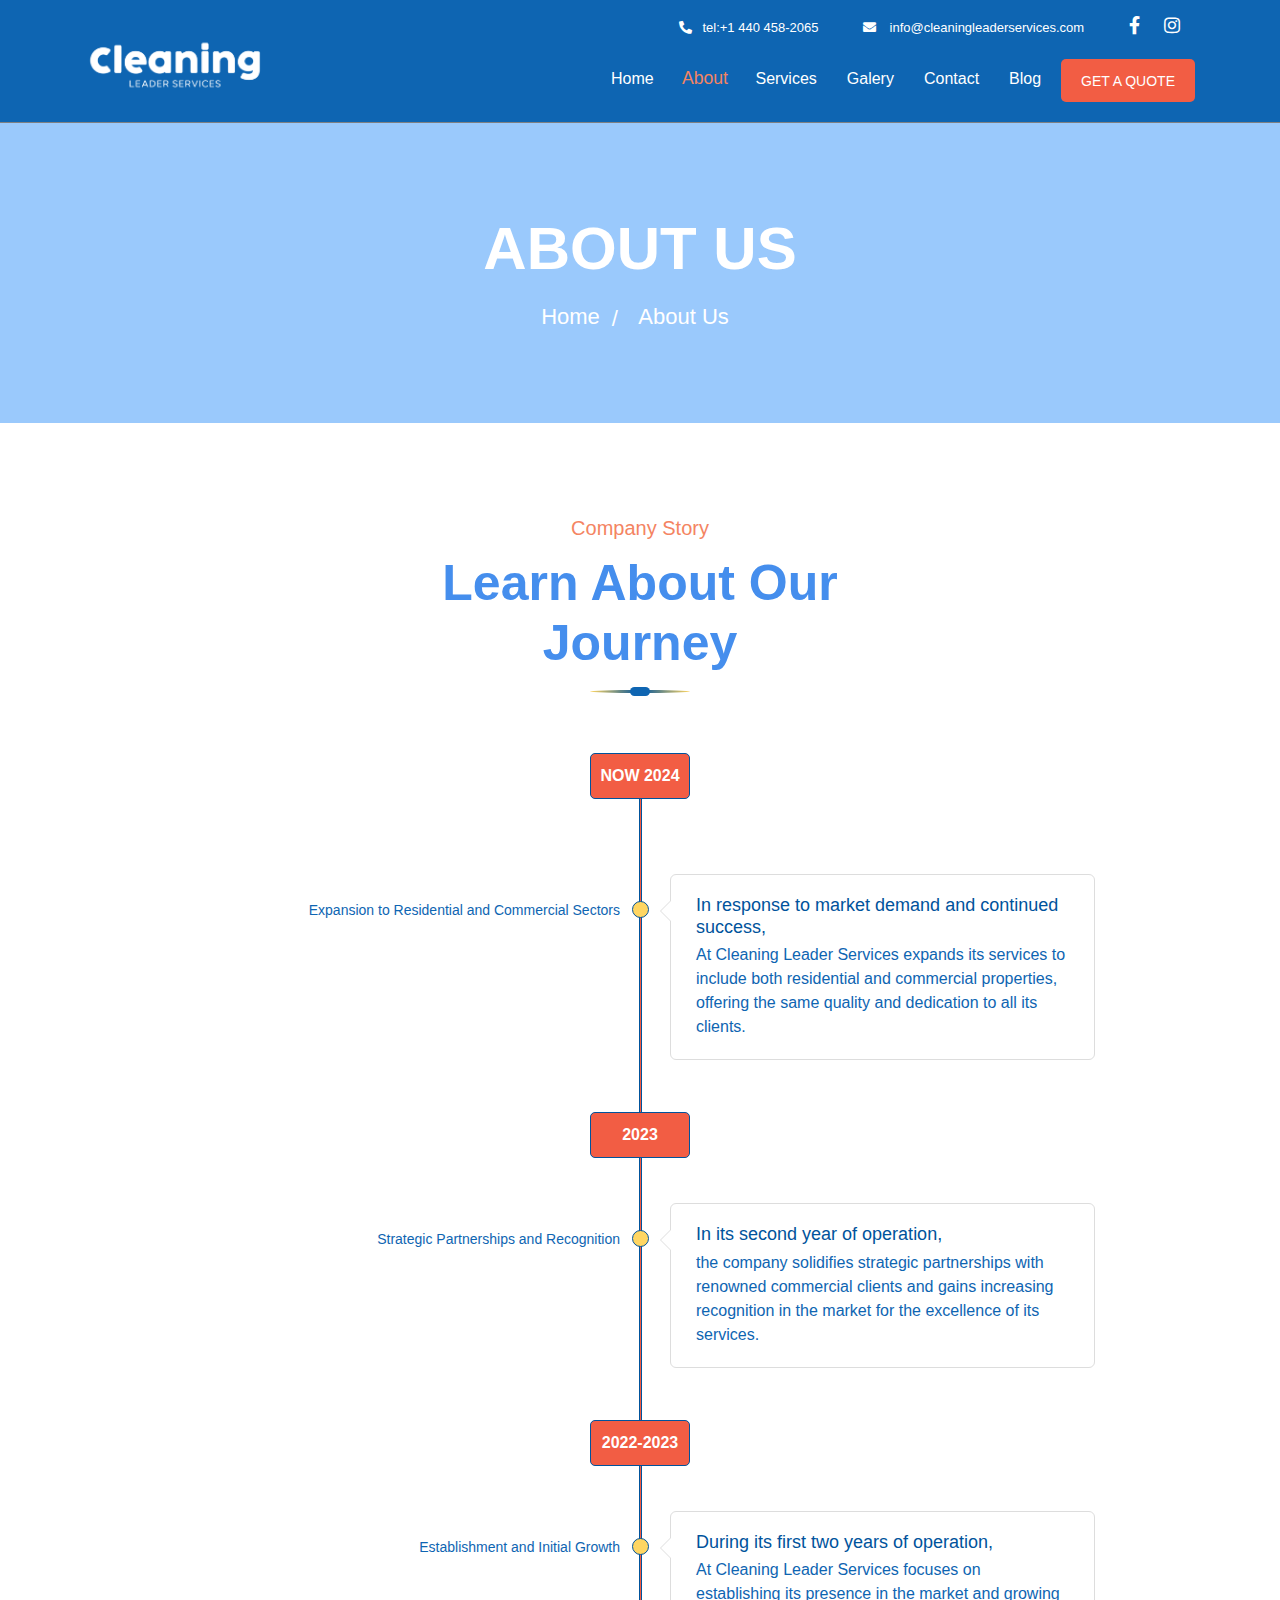
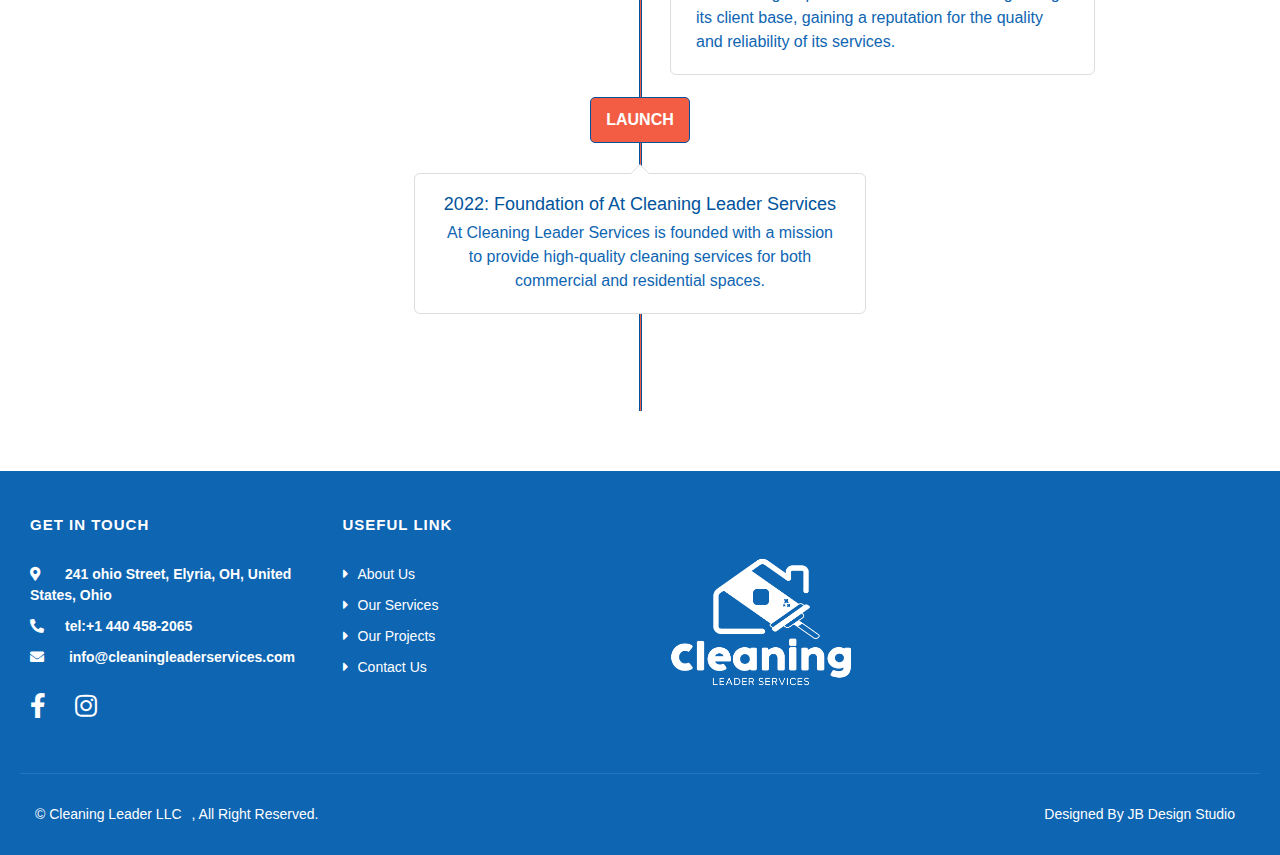
<file: about.html>
<!DOCTYPE html>
<html lang="en">

<head>
    <meta charset="utf-8">
    <title>CleanMe - Cleaning Company Website Template</title>
    <meta content="width=device-width, initial-scale=1.0" name="viewport">
    <meta content="Cleaning Company Website Template" name="keywords">
    <meta content="Cleaning Company Website Template" name="description">

    <!-- Favicon -->
    <link href="img/favicon.ico" rel="icon">

    <!-- Google Font -->
    <link href="https://fonts.googleapis.com/css2?family=Montserrat:wght@100;300;400&display=swap" rel="stylesheet">

    <!-- CSS Libraries -->
    <link href="https://stackpath.bootstrapcdn.com/bootstrap/4.4.1/css/bootstrap.min.css" rel="stylesheet">
    <link href="https://cdnjs.cloudflare.com/ajax/libs/font-awesome/5.10.0/css/all.min.css" rel="stylesheet">
    <link href="lib/owlcarousel/assets/owl.carousel.min.css" rel="stylesheet">
    <link href="lib/lightbox/css/lightbox.min.css" rel="stylesheet">
    <link rel="shortcut icon" type="imagex/png" href="./img/Imagotipo/Blanco.png">

    <!-- Template Stylesheet -->
    <link href="css/style.css" rel="stylesheet">
</head>

<body>
    <div class="wrapper">
        <!-- Header Start -->
        <div class="header">
            <div class="container-fluid">
                <div class="header-top row align-items-center">
                    <div class="col-lg-3">
                        <div class="brand">
                            <a href="index.html">
                                <img src="img/Logotipo/Blanco.png">
                            </a>
                        </div>
                    </div>
                    <div class="col-lg-9">
                        <div class="topbar">
                            <div class="topbar-col">
                                <a href="tel:+1 440 458-2065"><i class="fa fa-phone-alt"></i>tel:+1 440 458-2065</a>
                            </div>
                            <div class="topbar-col">
                                <a href="mailto:info@cleaningleaderservices.com"><i class="fa fa-envelope"></i>
                                    info@cleaningleaderservices.com</a>
                            </div>
                            <div class="topbar-col">
                                <div class="topbar-social">
                                    <a href="https://www.facebook.com/profile.php?id=61556885057374"><i class="fab fa-facebook-f"></i></a>
                                    <a href="https://www.instagram.com/cleaningleaderservices"><i class="fab fa-instagram"></i></a>
                                </div>
                            </div>
                        </div>
                        <div class="navbar navbar-expand-lg bg-light navbar-light">
                            <a href="#" class="navbar-brand">MENU</a>
                            <button type="button" class="navbar-toggler" data-toggle="collapse"
                                data-target="#navbarCollapse">
                                <span class="navbar-toggler-icon"></span>
                            </button>

                            <div class="collapse navbar-collapse justify-content-between" id="navbarCollapse">
                                <div class="navbar-nav ml-auto">
                                    <a href="index.html" class="nav-item nav-link">Home</a>
                                    <!--<a href="booking.html" class="nav-item nav-link">Booking</a>--> 
                                    <a href="about.html" class="nav-item nav-link active">About</a>
                                    <a href="service.html" class="nav-item nav-link">Services</a>
                                    <a href="/galery/galery.html" class="nav-item nav-link">Galery</a>
                                    <a href="contact.html" class="nav-item nav-link">Contact</a>
                                    <a href="blog.html" class="nav-item nav-link">Blog</a>
                                    

                                    <a href="tel:+1 440 458-2065" class="btn">Get A Quote</a>
                                </div>
                            </div>
                        </div>
                    </div>
                </div>
            </div>
        </div>
        <!-- Header End -->


        <!-- Page Header Start -->
        <div class="page-header">
            <div class="container">
                <div class="row">
                    <div class="col-12">
                        <h2>About Us</h2>
                    </div>
                    <div class="col-12">
                        <a href="">Home</a>
                        <a href="">About Us</a>
                    </div>
                </div>
            </div>
        </div>
        <!-- Page Header End -->


        <!-- About Start -->

        <!-- About End -->


        <!-- Story Start -->
        <div class="story">
            <div class="container">
                <div class="section-header">
                    <p>Company Story</p>
                    <h2>Learn About Our Journey</h2>
                </div>
                <div class="row">
                    <div class="col-lg-12">
                        <div class="story-container">
                            <div class="story-end">
                                <p>Now 2024</p>
                            </div>
                            <div class="story-continue">

                                <div class="row story-right">
                                    <div class="col-md-6">
                                        <p class="story-date">
                                            Expansion to Residential and Commercial Sectors
                                        </p>
                                    </div>
                                    <div class="col-md-6">
                                        <div class="story-box">
                                            <div class="story-text">
                                                <h3>In response to market demand and continued success,</h3>
                                                <p>
                                                    At Cleaning Leader Services expands its services to include both
                                                    residential and commercial properties, offering the same quality and
                                                    dedication to all its clients.
                                                </p>
                                            </div>
                                        </div>
                                    </div>
                                </div>



                                <div class="row">
                                    <div class="col-12">
                                        <div class="story-year">
                                            <p>2023</p>
                                        </div>
                                    </div>
                                </div>

                                <div class="row story-right">
                                    <div class="col-md-6">
                                        <p class="story-date">
                                            Strategic Partnerships and Recognition
                                        </p>
                                    </div>
                                    <div class="col-md-6">
                                        <div class="story-box">
                                            <div class="story-text">
                                                <h3>In its second year of operation,</h3>
                                                <p>
                                                    the company solidifies strategic partnerships with renowned
                                                    commercial clients and gains increasing recognition in the market
                                                    for the excellence of its services.
                                                </p>
                                            </div>
                                        </div>
                                    </div>
                                </div>


                                <div class="row">
                                    <div class="col-12">
                                        <div class="story-year">
                                            <p>2022-2023</p>
                                        </div>
                                    </div>
                                </div>

                                <div class="row story-right">
                                    <div class="col-md-6">
                                        <p class="story-date">
                                            Establishment and Initial Growth
                                        </p>
                                    </div>
                                    <div class="col-md-6">
                                        <div class="story-box">
                                            <div class="story-text">
                                                <h3>During its first two years of operation,</h3>
                                                <p>
                                                    At Cleaning Leader Services
                                                    focuses on establishing its presence in the market and growing its
                                                    client base, gaining a reputation for the quality and reliability of
                                                    its services.
                                                </p>
                                            </div>
                                        </div>
                                    </div>
                                </div>


                                <div class="story-start">
                                    <p>Launch</p>
                                </div>
                                <div class="story-launch">
                                    <div class="story-box">
                                        <div class="story-text">
                                            <h3>2022: Foundation of At Cleaning Leader Services</h3>
                                            <p>
                                                At Cleaning Leader Services is founded with a mission to provide
                                                high-quality cleaning services for both commercial and residential
                                                spaces.
                                            </p>
                                        </div>
                                    </div>
                                </div>
                            </div>
                        </div>
                    </div>
                </div>
            </div>
        </div>
            <!-- Story End -->

            <!--

                
            <div class="team">
                <div class="container">
                    <div class="section-header">
                        
                        <h2>Meet Our CEO</h2>
                    </div>
                    <div class="row">
                        <div class="col-lg-3 col-md-6">
                            <div class="team-item">
                                <div class="team-img">
                                    <img src="img/team-1.jpg" alt="Team Image">
                                </div>
                                <div class="team-text">
                                    <h2>HAYDE DE VALLE</h2>
                                    <h3>CEO</h3>
                                    <div class="team-social">
                                        <a class="social-tw" href=""><i class="fab fa-twitter"></i></a>
                                        <a class="social-fb" href=""><i class="fab fa-facebook-f"></i></a>
                                        <a class="social-li" href=""><i class="fab fa-linkedin-in"></i></a>
                                        <a class="social-in" href=""><i class="fab fa-instagram"></i></a>
                                    </div>
                                </div>
                            </div>
                        </div>                     
      

             -->
 
            


            <!-- Footer Start -->
            <div class="footer">
                <div class="container">
                    <div class="row">
                        <div class="col-md-6 col-lg-3">
                            <div class="footer-contact">
                                <h2>Get In Touch</h2>
                                <p><i class="fa fa-map-marker-alt"></i>241 ohio Street, Elyria, OH, United States, Ohio</p>
                                <p><a href="tel:+1 440 458-2065"><i class="fa fa-phone-alt"></i>tel:+1 440 458-2065</a></p>
                                <p><a href="mailto:info@cleaningleaderservices.com"><i class="fa fa-envelope"></i>
                                    info@cleaningleaderservices.com</a></p>
                                <div class="footer-social">
                                    <a href="https://www.facebook.com/profile.php?id=61556885057374"><i
                                        class="fab fa-facebook-f"></i></a>
                                <a href="https://www.instagram.com/cleaningleaderservices"><i
                                        class="fab fa-instagram"></i></a>
                                </div>
                            </div>
                        </div>
                        <div class="col-md-6 col-lg-3">
                            <div class="footer-link">
                                <h2>Useful Link</h2>
                                <a href="/about.html">About Us</a>
                                <a href="/service.html">Our Services</a>
                                <a href="/galery/galery.html">Our Projects</a>
                                <a href="/contact.html">Contact Us</a>
                            </div>
                        </div>
        
                        <div class="col-md-6 col-lg-3">
                            <div class="footer-form">
                                <img src="/img/Imagotipo/Blanco.png" style="width: 75%;" alt="">
                                <p>
                                </p>
                              
                            </div>
                        </div>
                    </div>
                </div>
        
                <div class="container copyright">
                    <div class="row">
                        <div class="col-md-6">
                            <p>&copy; <a href="">Cleaning Leader LLC</a>, All Right Reserved.</p>
                        </div>
                        <div class="col-md-6">
                            <p>Designed By <a href="https://www.instagram.com/_jb.designstudio/">JB Design Studio</a></p>
                        </div>
                    </div>
                </div>
            </div>

            <!-- Footer End -->

            <a href="#" class="back-to-top"><i class="fa fa-chevron-up"></i></a>
        </div>

        <!-- JavaScript Libraries -->
        <script src="https://code.jquery.com/jquery-3.4.1.min.js"></script>
        <script src="https://stackpath.bootstrapcdn.com/bootstrap/4.4.1/js/bootstrap.bundle.min.js"></script>
        <script src="lib/easing/easing.min.js"></script>
        <script src="lib/owlcarousel/owl.carousel.min.js"></script>
        <script src="lib/isotope/isotope.pkgd.min.js"></script>
        <script src="lib/lightbox/js/lightbox.min.js"></script>

        <!-- Template Javascript -->
        <script src="js/main.js"></script>
</body>

</html>
</file>
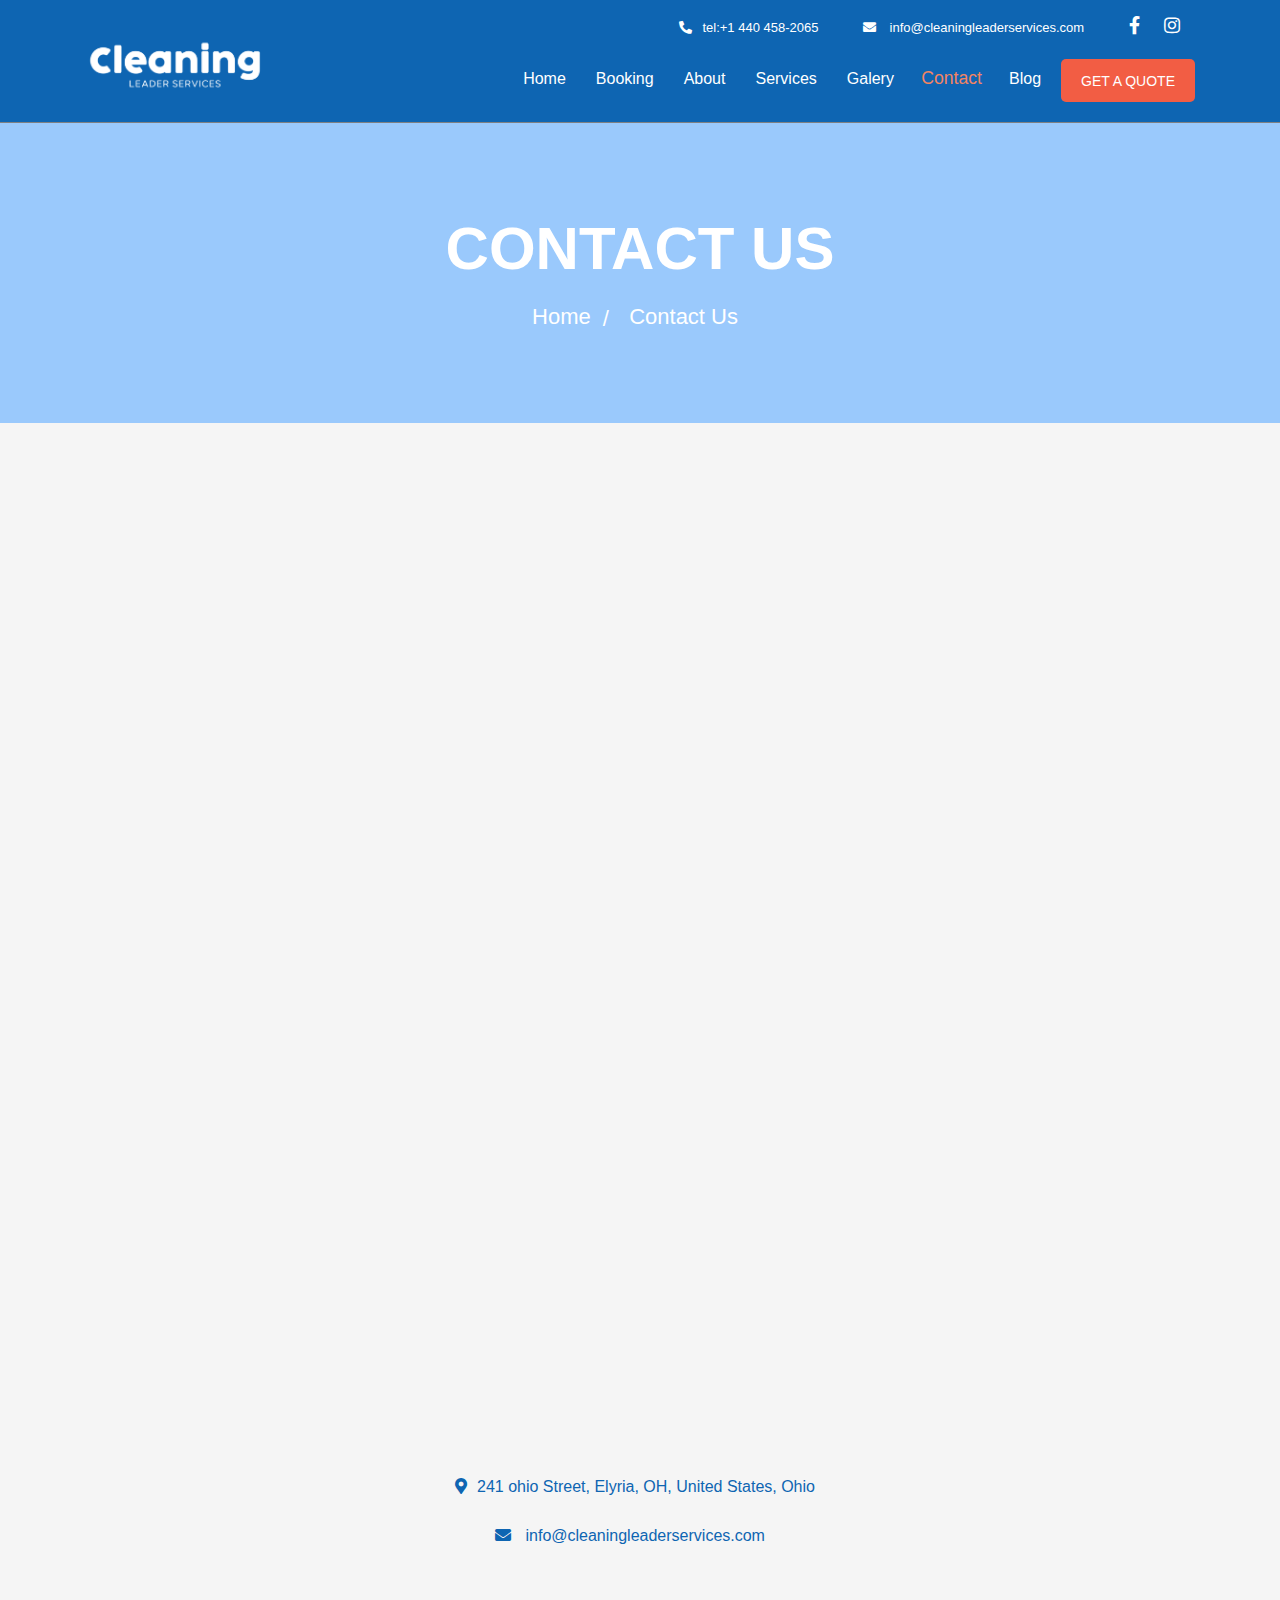
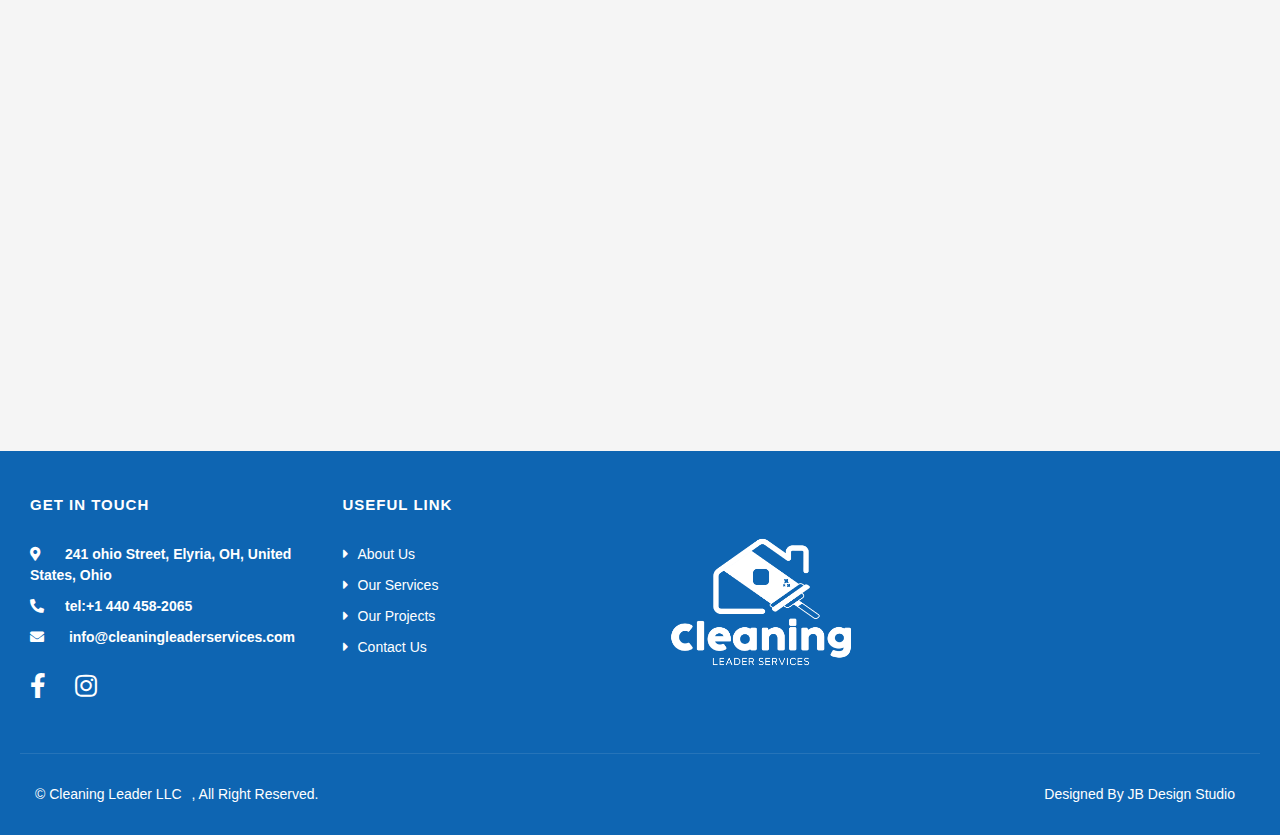
<file: contact.html>
<!DOCTYPE html>
<html lang="en">

<head>
    <meta charset="utf-8">
    <title>CleanMe - Cleaning Company Website Template</title>
    <meta content="width=device-width, initial-scale=1.0" name="viewport">
    <meta content="Cleaning Company Website Template" name="keywords">
    <meta content="Cleaning Company Website Template" name="description">

    <!-- Favicon -->
    <link href="img/favicon.ico" rel="icon">

    <!-- Google Font -->
    <link href="https://fonts.googleapis.com/css2?family=Montserrat:wght@100;300;400&display=swap" rel="stylesheet">

    <!-- CSS Libraries -->
    <link href="https://stackpath.bootstrapcdn.com/bootstrap/4.4.1/css/bootstrap.min.css" rel="stylesheet">
    <link href="https://cdnjs.cloudflare.com/ajax/libs/font-awesome/5.10.0/css/all.min.css" rel="stylesheet">
    <link href="lib/owlcarousel/assets/owl.carousel.min.css" rel="stylesheet">
    <link href="lib/lightbox/css/lightbox.min.css" rel="stylesheet">
    <link rel="shortcut icon" type="imagex/png" href="./img/Imagotipo/Blanco.png">

    <!-- Template Stylesheet -->
    <link href="css/style.css" rel="stylesheet">
</head>

<body>
    <!-- Header Start -->
    <div class="header">
        <div class="container-fluid">
            <div class="header-top row align-items-center">
                <div class="col-lg-3">
                    <div class="brand">
                        <a href="index.html">
                            <img src="img/Logotipo/Blanco.png">
                        </a>
                    </div>
                </div>
                <div class="col-lg-9">
                    <div class="topbar">
                        <div class="topbar-col">
                            <a href="tel:+1 440 458-2065"><i class="fa fa-phone-alt"></i>tel:+1 440 458-2065</a>
                        </div>
                        <div class="topbar-col">
                            <a href="mailto:info@cleaningleaderservices.com"><i class="fa fa-envelope"></i>
                                info@cleaningleaderservices.com</a>
                        </div>
                        <div class="topbar-col">
                            <div class="topbar-social">
                                <a href="https://www.facebook.com/profile.php?id=61556885057374"><i
                                        class="fab fa-facebook-f"></i></a>
                                <a href="https://www.instagram.com/cleaningleaderservices"><i
                                        class="fab fa-instagram"></i></a>
                            </div>
                        </div>
                    </div>
                    <div class="navbar navbar-expand-lg bg-light navbar-light">
                        <a href="#" class="navbar-brand">MENU</a>
                        <button type="button" class="navbar-toggler" data-toggle="collapse"
                            data-target="#navbarCollapse">
                            <span class="navbar-toggler-icon"></span>
                        </button>

                        <div class="collapse navbar-collapse justify-content-between" id="navbarCollapse">
                            <div class="navbar-nav ml-auto">
                                <a href="index.html" class="nav-item nav-link">Home</a>
                                <a href="booking.html" class="nav-item nav-link">Booking</a>
                                <a href="about.html" class="nav-item nav-link">About</a>
                                <a href="service.html" class="nav-item nav-link">Services</a>
                                <a href="/galery/galery.html" class="nav-item nav-link">Galery</a>
                                <a href="contact.html" class="nav-item nav-link active">Contact</a>
                                <a href="blog.html" class="nav-item nav-link">Blog</a>

                                <a href="tel:+1 440 458-2065" class="btn">Get A Quote</a>
                            </div>
                        </div>
                    </div>
                </div>
            </div>
        </div>
    </div>

    <div class="page-header">
        <div class="container">
            <div class="row">
                <div class="col-12">
                    <h2>Contact Us</h2>
                </div>
                <div class="col-12">
                    <a href="">Home</a>
                    <a href="">Contact Us</a>
                </div>
            </div>
        </div>
    </div>


    <div>
        <div>
            <iframe src="https://cleaningleaderservices.bookingkoala.com/contact-us?embed=true"
                style="border:none;height:1000px;" width="100%" scrolling="no"></iframe>
            <script src="https://cleaningleaderservices.bookingkoala.com/resources/embed.js" defer></script>
        </div>
    </div>
    <!-- Header End -->


    <!-- Page Header Start -->
    
    <!-- Page Header End -->


    <!-- Contact Start -->
    

    <!--Map-->

    <div class="google-map" style=" display: flex; flex-direction: column; align-items: center; width: 100%;">
        <p><i class="fa fa-map-marker-alt" style="margin-bottom: 20px;"></i>241 ohio Street, Elyria, OH, United States,
            Ohio</p>
        <p><a href="mailto:info@cleaningleaderservices.com"><i class="fa fa-envelope"></i>
                info@cleaningleaderservices.com</a></p>
        <iframe
            src="https://www.google.com/maps/embed?pb=!1m18!1m12!1m3!1d2993.9580850246366!2d-82.10443602414223!3d41.374995371301566!2m3!1f0!2f0!3f0!3m2!1i1024!2i768!4f13.1!3m3!1m2!1s0x8830991eb53b4783%3A0x11b2637b6a309160!2s241%20Ohio%20St%2C%20Elyria%2C%20OH%2044035!5e0!3m2!1spt-BR!2sus!4v1716486168315!5m2!1spt-BR!2sus"
            width="600" height="450" style="border:0; padding: 10px 50px;" allowfullscreen="" loading="lazy"
            referrerpolicy="no-referrer-when-downgrade"></iframe>
    </div>





    <!-- Contact End -->


    <!-- Footer Start -->
    <div class="footer">
        <div class="container">
            <div class="row">
                <div class="col-md-6 col-lg-3">
                    <div class="footer-contact">
                        <h2>Get In Touch</h2>
                        <p><i class="fa fa-map-marker-alt"></i>241 ohio Street, Elyria, OH, United States, Ohio</p>
                        <p><a href="tel:+1 440 458-2065"><i class="fa fa-phone-alt"></i>tel:+1 440 458-2065</a></p>
                        <p><a href="mailto:info@cleaningleaderservices.com"><i class="fa fa-envelope"></i>
                                info@cleaningleaderservices.com</a></p>
                        <div class="footer-social">
                            <a href="https://www.facebook.com/profile.php?id=61556885057374"><i
                                    class="fab fa-facebook-f"></i></a>
                            <a href="https://www.instagram.com/cleaningleaderservices"><i
                                    class="fab fa-instagram"></i></a>
                        </div>
                    </div>
                </div>
                <div class="col-md-6 col-lg-3">
                    <div class="footer-link">
                        <h2>Useful Link</h2>
                        <a href="/about.html">About Us</a>
                        <a href="/service.html">Our Services</a>
                        <a href="/galery/galery.html">Our Projects</a>
                        <a href="/contact.html">Contact Us</a>
                    </div>
                </div>

                <div class="col-md-6 col-lg-3">
                    <div class="footer-form">
                        <img src="/img/Imagotipo/Blanco.png" style="width: 75%;" alt="">
                        <p>
                        </p>

                    </div>
                </div>
            </div>
        </div>

        <div class="container copyright">
            <div class="row">
                <div class="col-md-6">
                    <p>&copy; <a href="">Cleaning Leader LLC</a>, All Right Reserved.</p>
                </div>
                <div class="col-md-6">
                    <p>Designed By <a href="https://www.instagram.com/_jb.designstudio/">JB Design Studio</a></p>
                </div>
            </div>
        </div>
    </div>
    <!-- Footer End -->

    <a href="#" class="back-to-top"><i class="fa fa-chevron-up"></i></a>
    </div>

    <!-- JavaScript Libraries -->
    <script src="https://code.jquery.com/jquery-3.4.1.min.js"></script>
    <script src="https://stackpath.bootstrapcdn.com/bootstrap/4.4.1/js/bootstrap.bundle.min.js"></script>
    <script src="lib/easing/easing.min.js"></script>
    <script src="lib/owlcarousel/owl.carousel.min.js"></script>
    <script src="lib/isotope/isotope.pkgd.min.js"></script>
    <script src="lib/lightbox/js/lightbox.min.js"></script>

    <!-- Template Javascript -->
    <script src="js/main.js"></script>
</body>

</html>
</file>
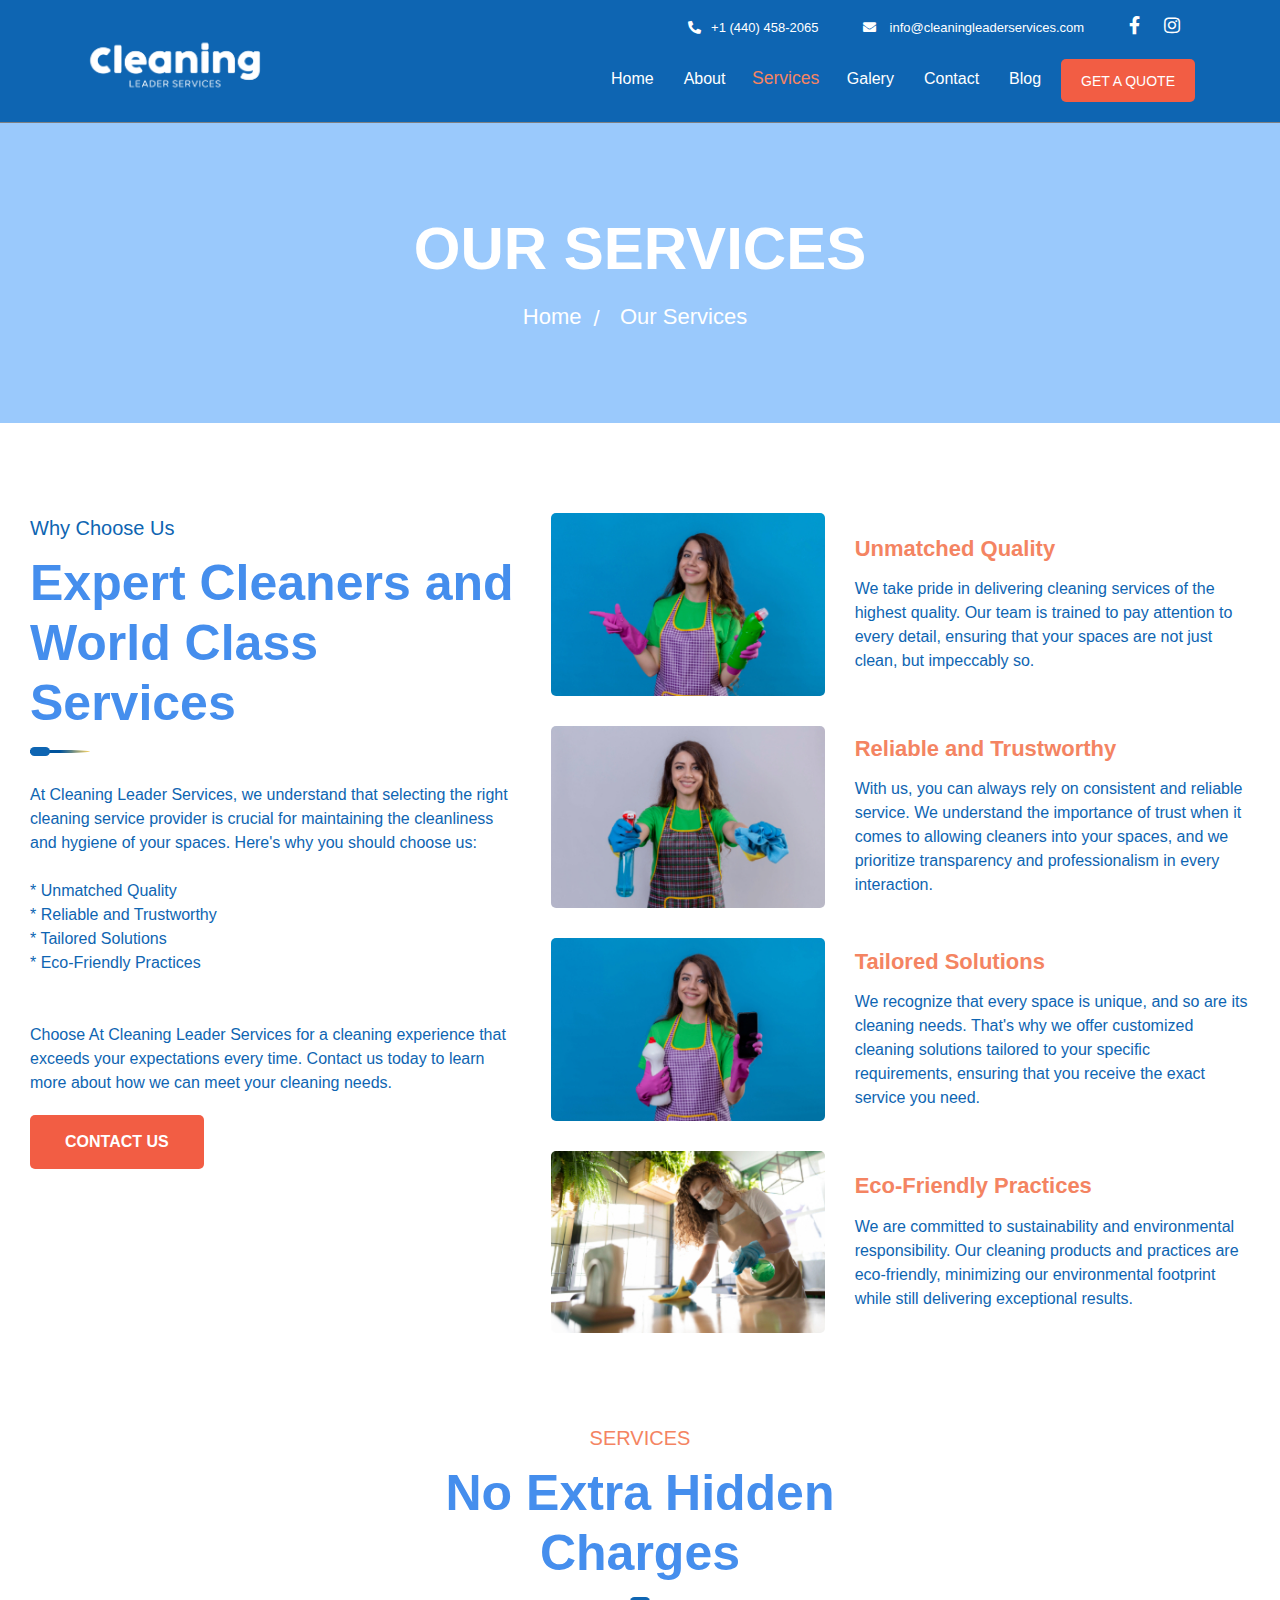
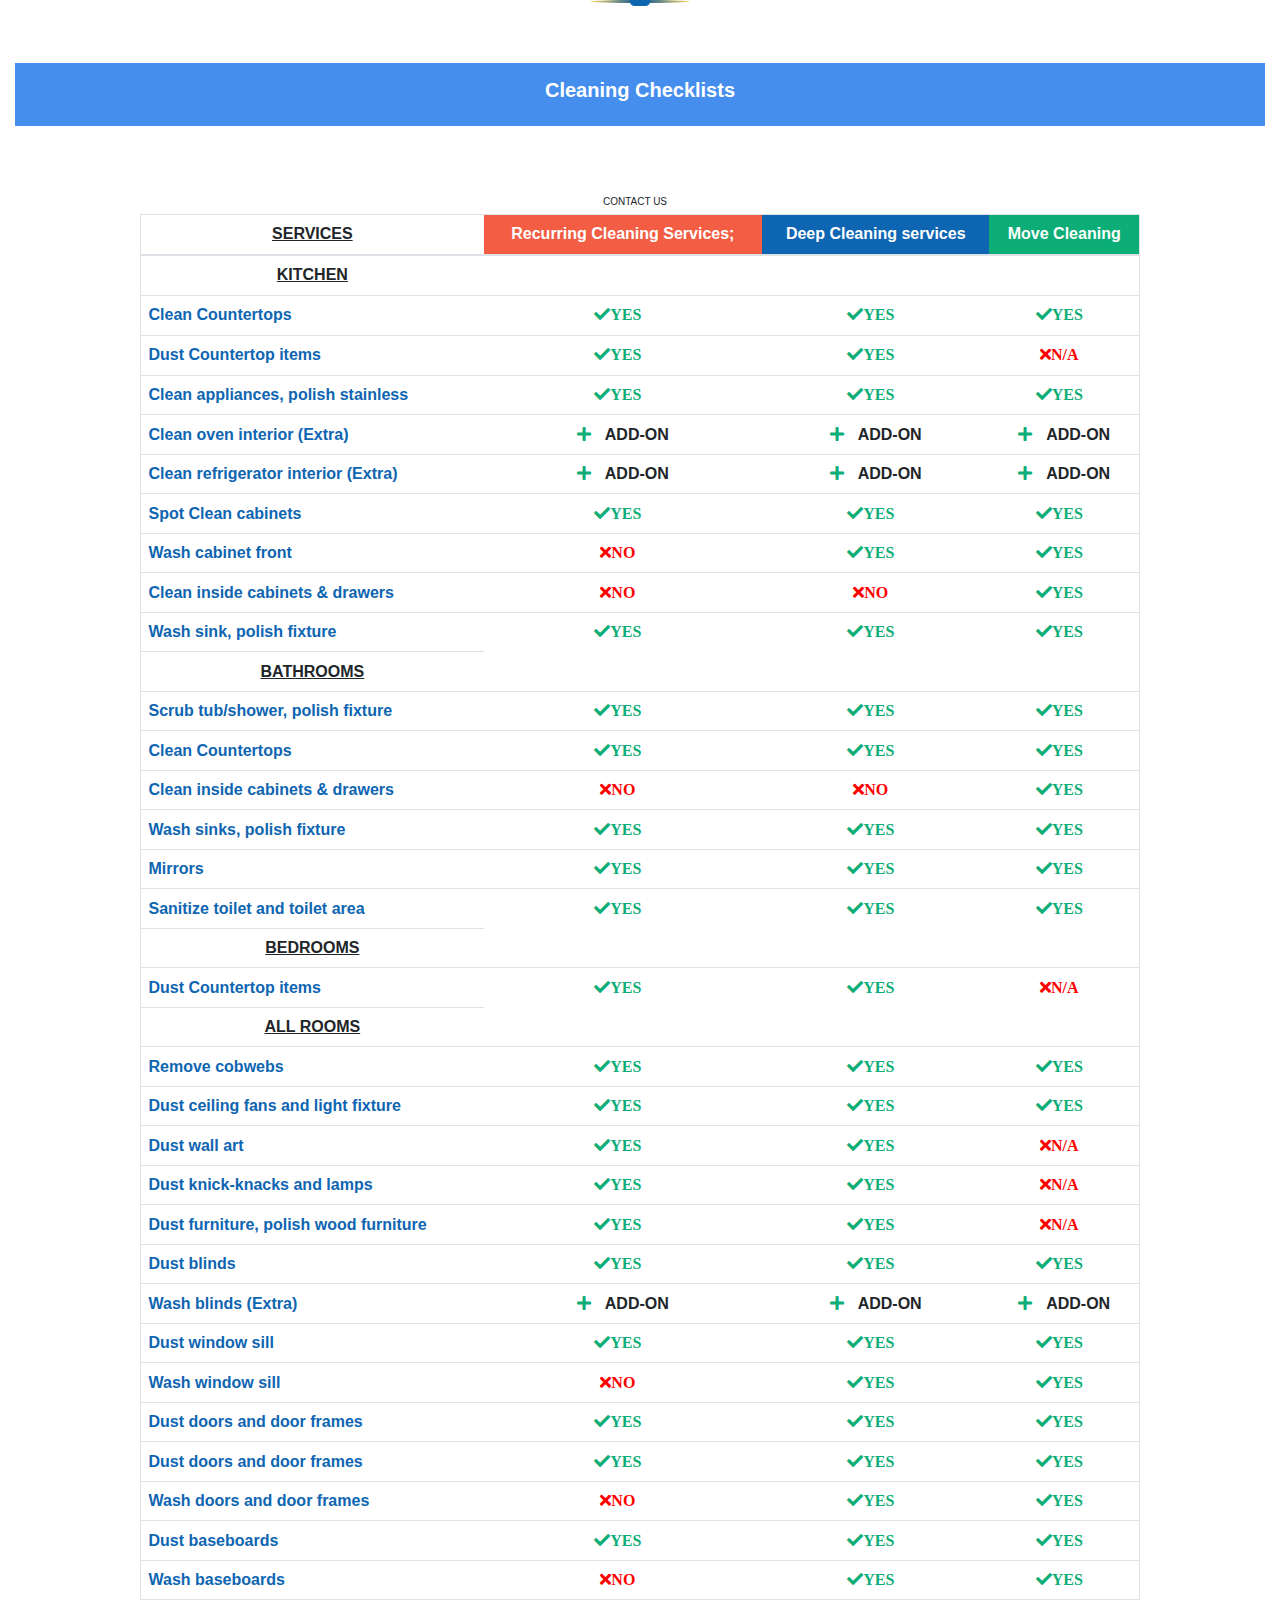
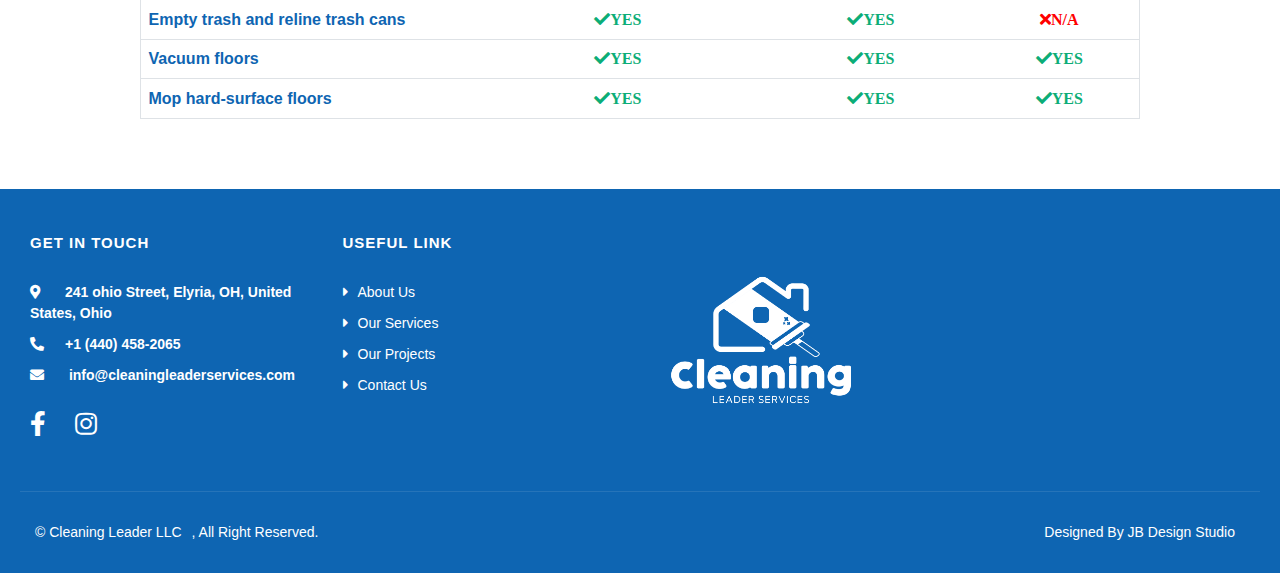
<file: service.html>
<!DOCTYPE html>
<html lang="en">

<head>
    <meta charset="utf-8">
    <title>CleanMe - Cleaning Company Website Template</title>
    <meta content="width=device-width, initial-scale=1.0" name="viewport">
    <meta content="Cleaning Company Website Template" name="keywords">
    <meta content="Cleaning Company Website Template" name="description">

    <!-- Favicon -->
    <link href="img/favicon.ico" rel="icon">

    <!-- Google Font -->
    <link href="https://fonts.googleapis.com/css2?family=Montserrat:wght@100;300;400&display=swap" rel="stylesheet">

    <!-- CSS Libraries -->
    <link href="https://stackpath.bootstrapcdn.com/bootstrap/4.4.1/css/bootstrap.min.css" rel="stylesheet">
    <link href="https://cdnjs.cloudflare.com/ajax/libs/font-awesome/5.10.0/css/all.min.css" rel="stylesheet">
    <link href="lib/owlcarousel/assets/owl.carousel.min.css" rel="stylesheet">
    <link href="lib/lightbox/css/lightbox.min.css" rel="stylesheet">
    <link rel="shortcut icon" type="imagex/png" href="./img/Imagotipo/Blanco.png">

    <!-- Template Stylesheet -->
    <link href="css/style.css" rel="stylesheet">
</head>

<body>
    <div class="wrapper">
        <!-- Header Start -->
        <div class="header">
            <div class="container-fluid">
                <div class="header-top row align-items-center">
                    <div class="col-lg-3">
                        <div class="brand">
                            <a href="index.html">
                                <img src="img/Logotipo/Blanco.png">
                            </a>
                        </div>
                    </div>
                    <div class="col-lg-9">
                        <div class="topbar">
                            <div class="topbar-col">
                                <a href="tel:+1 440 458-2065"><i class="fa fa-phone-alt"></i>+1 (440) 458-2065</a>
                            </div>
                            <div class="topbar-col">
                                <a href="mailto:info@cleaningleaderservices.com"><i class="fa fa-envelope"></i>
                                    info@cleaningleaderservices.com</a>
                            </div>
                            <div class="topbar-col">
                                <div class="topbar-social">
                                    <a href="https://www.facebook.com/profile.php?id=61556885057374"><i class="fab fa-facebook-f"></i></a>
                                    <a href="https://www.instagram.com/cleaningleaderservices"><i class="fab fa-instagram"></i></a>
                                </div>
                            </div>
                        </div>
                        <div class="navbar navbar-expand-lg bg-light navbar-light">
                            <a href="#" class="navbar-brand">MENU</a>
                            <button type="button" class="navbar-toggler" data-toggle="collapse"
                                data-target="#navbarCollapse">
                                <span class="navbar-toggler-icon"></span>
                            </button>

                            <div class="collapse navbar-collapse justify-content-between" id="navbarCollapse">
                                <div class="navbar-nav ml-auto">
                                    <a href="index.html" class="nav-item nav-link">Home</a>
                                   <!--<a href="booking.html" class="nav-item nav-link">Booking</a>--> 
                                    <a href="about.html" class="nav-item nav-link">About</a>
                                    <a href="service.html" class="nav-item nav-link active">Services</a>
                                    <a href="/galery/galery.html" class="nav-item nav-link">Galery</a>
                                    <a href="contact.html" class="nav-item nav-link">Contact</a>
                                    <a href="blog.html" class="nav-item nav-link">Blog</a>

                                    <a href="tel:+1 440 458-2065" class="btn">Get A Quote</a>
                                </div>
                            </div>
                        </div>
                    </div>
                </div>
            </div>
        </div>
        <!-- Header End -->


        <!-- Page Header Start -->
        <div class="page-header">
            <div class="container">
                <div class="row">
                    <div class="col-12">
                        <h2>Our Services</h2>
                    </div>
                    <div class="col-12">
                        <a href="">Home</a>
                        <a href="">Our Services</a>
                    </div>
                </div>
            </div>
        </div>
        <!-- Page Header End -->


        <!-- Feature Start -->
        <div class="feature">
            <div class="container">
                <div class="row">
                    <div class="col-md-5">
                        <div class="section-header left">
                            <p>Why Choose Us</p>
                            <h2>Expert Cleaners and World Class Services</h2>
                        </div>
                        <p>
                            At Cleaning Leader Services, we understand that selecting the right cleaning service
                            provider is crucial for maintaining the cleanliness and hygiene of your spaces. Here's why
                            you should choose us:<br><br>

                            * Unmatched Quality <br>

                            * Reliable and Trustworthy<br>

                            * Tailored Solutions<br>

                            * Eco-Friendly Practices<br>
                            <br><br>

                            Choose At Cleaning Leader Services for a cleaning experience that exceeds your expectations
                            every time. Contact us today to learn more about how we can meet your cleaning needs.
                        </p>
                        <a class="btn" href="">CONTACT US</a>
                    </div>
                    <div class="col-md-7">
                        <div class="row align-items-center feature-item">
                            <div class="col-5">
                                <img src="img/unmatchedquality.webp" alt="Feature">
                            </div>
                            <div class="col-7">
                                <h3>Unmatched Quality</h3>
                                <p>
                                    We take pride in delivering cleaning services of the highest quality.
                                    Our team is trained to pay attention to every detail, ensuring that your spaces are
                                    not just
                                    clean, but impeccably so.
                                </p>
                            </div>
                        </div>
                        <div class="row align-items-center feature-item">
                            <div class="col-5">
                                <img src="img/Reliable and Trustworthy.webp" alt="Feature">
                            </div>
                            <div class="col-7">
                                <h3>Reliable and Trustworthy</h3>
                                <p>
                                    With us, you can always rely on consistent and reliable
                                    service. We understand the importance of trust when it comes to allowing cleaners
                                    into your
                                    spaces, and we prioritize transparency and professionalism in every interaction.
                                </p>
                            </div>
                        </div>
                        <div class="row align-items-center feature-item">
                            <div class="col-5">
                                <img src="img/Tailored Solutions.webp" alt="Feature">
                            </div>
                            <div class="col-7">
                                <h3>Tailored Solutions</h3>
                                <p>
                                    We recognize that every space is unique, and so are its cleaning
                                    needs. That's why we offer customized cleaning solutions tailored to your specific
                                    requirements, ensuring that you receive the exact service you need.
                                </p>
                            </div>
                        </div>
                        <div class="row align-items-center feature-item">
                            <div class="col-5">
                                <img src="img/Eco-Friendly Practices.webp" alt="Feature">
                            </div>
                            <div class="col-7">
                                <h3>Eco-Friendly Practices</h3>
                                <p>
                                    We are committed to sustainability and environmental
                                    responsibility. Our cleaning products and practices are eco-friendly, minimizing our
                                    environmental footprint while still delivering exceptional results.
                                </p>
                            </div>
                        </div>

                    </div>
                </div>
            </div>
        </div>
        <!-- Feature End -->


        <!-- Pricing Plan Start -->
        <div class="price">
            <div class="container">
                <div class="section-header">
                    <p>SERVICES</p>
                    <h2>No Extra Hidden Charges</h2>
                </div>

            </div>


            <main class="container">
                <div class="row flex-column align-items-center justify-content-center" style="height: inherit;">
                    <div class="header" style="margin-bottom: 5%; background-color: #458eed;">
                        <h2 style="text-align: center; justify-content: center; color: white; font-weight: 600;">
                            Cleaning Checklists </h2>
                        <div class="d-flex justify-content-center"><small><a href="#"></a></small></div>
                    </div>
                    <table class="table border">
                        <thead>
                            <tr>
                                <th scope="col" style="text-decoration: underline;"><SPAN>SERVICES</SPAN></th>
                                <th scope="col" class="t-white" style="background-color: #f25d44">Recurring Cleaning
                                    Services;</th>
                                <th scope="col" class="t-white" style="background-color: #0e65b2">Deep Cleaning
                                    services</th>
                                <th scope="col" class="t-white" style="background-color: #0cad77">Move Cleaning</th>
                            </tr>
                        <tbody>
                            <tr>
                                <th scope="row" class="row-header" style="text-decoration: underline;">KITCHEN</th>
                            </tr>
                            <tr>
                                <th scope="row" class="row-header" style="color:#0e65b2; text-align: start;">Clean
                                    Countertops</th>
                                <td><i class="fas fa-check">YES</i></td>
                                <td><i class="fas fa-check">YES</i></td>
                                <td><i class="fas fa-check">YES</i></td>
                            </tr>
                            <tr>
                                <th scope="row" class="row-header" style="color: #0e65b2; text-align: start;">Dust
                                    Countertop items</th>
                                <td><i class="fas fa-check">YES</i></td>
                                <td><i class="fas fa-check">YES</i></td>
                                <td><i class="fas fa-times">N/A</i></td>
                            </tr>
                            <tr>
                                <th scope="row" class="row-header" style="color: #0e65b2; text-align: start;">Clean
                                    appliances, polish stainless</th>
                                <td><i class="fas fa-check">YES</i></td>
                                <td><i class="fas fa-check">YES</i></td>
                                <td><i class="fas fa-check">YES</i></td>
                            </tr>
                            <tr>
                            <tr>
                                <th scope="row" class="row-header" style="color: #0e65b2; text-align: start;">Clean oven
                                    interior (Extra)</th>
                                <td><i class="fas fa-plus" style="color: #0cad77;"></i> ADD-ON</td>
                                <td><i class="fas fa-plus" style="color: #0cad77;"></i> ADD-ON</td>
                                <td><i class="fas fa-plus" style="color: #0cad77;"></i> ADD-ON</td>
                            </tr>
                            <tr>
                            <tr>
                                <th scope="row" class="row-header" style="color: #0e65b2; text-align: start;">Clean
                                    refrigerator interior (Extra)</th>
                                <td><i class="fas fa-plus" style="color: #0cad77;"></i> ADD-ON</td>
                                <td><i class="fas fa-plus" style="color: #0cad77;"></i> ADD-ON</td>
                                <td><i class="fas fa-plus" style="color: #0cad77;"></i> ADD-ON</td>
                            </tr>
                            <tr>
                            <tr>
                                <th scope="row" class="row-header" style="color: #0e65b2; text-align: start;">Spot Clean
                                    cabinets</th>
                                <td><i class="fas fa-check">YES</i></td>
                                <td><i class="fas fa-check">YES</i></td>
                                <td><i class="fas fa-check">YES</i></td>
                            </tr>
                            <tr>
                            <tr>
                                <th scope="row" class="row-header" style="color: #0e65b2; text-align: start;">Wash
                                    cabinet front</th>
                                <td><i class="fas fa-times">NO</i></td>
                                <td><i class="fas fa-check">YES</i></td>
                                <td><i class="fas fa-check">YES</i></td>
                            </tr>
                            <tr>
                            <tr>
                                <th scope="row" class="row-header" style="color: #0e65b2; text-align: start;">Clean
                                    inside cabinets & drawers</th>
                                <td><i class="fas fa-times">NO</i></td>
                                <td><i class="fas fa-times">NO</i></td>
                                <td><i class="fas fa-check">YES</i></td>
                            </tr>
                            <tr>
                            <tr>
                                <th scope="row" class="row-header" style="color: #0e65b2; text-align: start;">Wash sink,
                                    polish fixture</th>
                                <td><i class="fas fa-check">YES</i></td>
                                <td><i class="fas fa-check">YES</i></td>
                                <td><i class="fas fa-check">YES</i></td>
                            </tr>
                            <tr>

                            <tr>
                                <th scope="row" class="row-header" style="text-decoration: underline;">BATHROOMS</th>
                            </tr>
                            <tr>

                            <tr>
                                <th scope="row" class="row-header" style="color: #0e65b2; text-align: start;">Scrub
                                    tub/shower, polish fixture</th>
                                <td><i class="fas fa-check">YES</i></td>
                                <td><i class="fas fa-check">YES</i></td>
                                <td><i class="fas fa-check">YES</i></td>
                            </tr>
                            <tr>
                            <tr>
                                <th scope="row" class="row-header" style="color: #0e65b2; text-align: start;">Clean
                                    Countertops</th>
                                <td><i class="fas fa-check">YES</i></td>
                                <td><i class="fas fa-check">YES</i></td>
                                <td><i class="fas fa-check">YES</i></td>
                            </tr>
                            <tr>
                            <tr>
                            <tr>
                                <th scope="row" class="row-header" style="color: #0e65b2; text-align: start;">Clean
                                    inside cabinets & drawers</th>
                                <td><i class="fas fa-times">NO</i></td>
                                <td><i class="fas fa-times">NO</i></td>
                                <td><i class="fas fa-check">YES</i></td>
                            </tr>
                            <tr>
                            <tr>
                            <tr>
                                <th scope="row" class="row-header" style="color: #0e65b2; text-align: start;">Wash
                                    sinks, polish fixture</th>
                                <td><i class="fas fa-check">YES</i></td>
                                <td><i class="fas fa-check">YES</i></td>
                                <td><i class="fas fa-check">YES</i></td>
                            </tr>
                            <tr>
                            <tr>
                            <tr>
                                <th scope="row" class="row-header" style="color: #0e65b2; text-align: start;">Mirrors
                                </th>
                                <td><i class="fas fa-check">YES</i></td>
                                <td><i class="fas fa-check">YES</i></td>
                                <td><i class="fas fa-check">YES</i></td>
                            </tr>
                            <tr>
                            <tr>
                            <tr>
                                <th scope="row" class="row-header" style="color: #0e65b2; text-align: start;">Sanitize
                                    toilet and toilet area</th>
                                <td><i class="fas fa-check">YES</i></td>
                                <td><i class="fas fa-check">YES</i></td>
                                <td><i class="fas fa-check">YES</i></td>
                            </tr>
                            <tr>

                            <tr>
                                <th scope="row" class="row-header" style="text-decoration: underline;">BEDROOMS</th>
                            </tr>
                            <tr>
                            <tr>
                                <th scope="row" class="row-header" style="color: #0e65b2; text-align: start;">Dust
                                    Countertop items</th>
                                <td><i class="fas fa-check">YES</i></td>
                                <td><i class="fas fa-check">YES</i></td>
                                <td><i class="fas fa-times">N/A</i></td>
                            </tr>
                            <tr>

                            <tr>
                                <th scope="row" class="row-header" style="text-decoration: underline;">ALL ROOMS</th>
                            </tr>
                            <tr>
                            <tr>
                                <th scope="row" class="row-header" style="color: #0e65b2; text-align: start;">Remove
                                    cobwebs</th>
                                <td><i class="fas fa-check">YES</i></td>
                                <td><i class="fas fa-check">YES</i></td>
                                <td><i class="fas fa-check">YES</i></td>
                            </tr>
                            <tr>
                            <tr>
                                <th scope="row" class="row-header" style="color: #0e65b2; text-align: start;">Dust
                                    ceiling fans and light fixture</th>
                                <td><i class="fas fa-check">YES</i></td>
                                <td><i class="fas fa-check">YES</i></td>
                                <td><i class="fas fa-check">YES</i></td>
                            </tr>
                            <tr>
                            <tr>
                                <th scope="row" class="row-header" style="color: #0e65b2; text-align: start;">Dust wall
                                    art</th>
                                <td><i class="fas fa-check">YES</i></td>
                                <td><i class="fas fa-check">YES</i></td>
                                <td><i class="fas fa-times">N/A</i></td>
                            </tr>
                            <tr>
                            <tr>
                                <th scope="row" class="row-header" style="color: #0e65b2; text-align: start;">Dust
                                    knick-knacks and lamps</th>
                                <td><i class="fas fa-check">YES</i></td>
                                <td><i class="fas fa-check">YES</i></td>
                                <td><i class="fas fa-times">N/A</i></td>
                            </tr>
                            <tr>
                            <tr>
                                <th scope="row" class="row-header" style="color: #0e65b2; text-align: start;">Dust
                                    furniture, polish wood furniture</th>
                                <td><i class="fas fa-check">YES</i></td>
                                <td><i class="fas fa-check">YES</i></td>
                                <td><i class="fas fa-times">N/A</i></td>
                            </tr>
                            <tr>
                            <tr>
                                <th scope="row" class="row-header" style="color: #0e65b2; text-align: start;">Dust
                                    blinds</th>
                                <td><i class="fas fa-check">YES</i></td>
                                <td><i class="fas fa-check">YES</i></td>
                                <td><i class="fas fa-check">YES</i></td>
                            </tr>
                            <tr>
                            <tr>
                                <th scope="row" class="row-header" style="color: #0e65b2; text-align: start;">Wash
                                    blinds (Extra)</th>
                                <td><i class="fas fa-plus" style="color: #0cad77;"></i> ADD-ON</td>
                                <td><i class="fas fa-plus" style="color: #0cad77;"></i> ADD-ON</td>
                                <td><i class="fas fa-plus" style="color: #0cad77;"></i> ADD-ON</td>
                            </tr>
                            <tr>

                            <tr>
                                <th scope="row" class="row-header" style="color: #0e65b2; text-align: start;">Dust
                                    window sill</th>
                                <td><i class="fas fa-check">YES</i></td>
                                <td><i class="fas fa-check">YES</i></td>
                                <td><i class="fas fa-check">YES</i></td>
                            </tr>
                            <tr>
                            <tr>
                                <th scope="row" class="row-header" style="color: #0e65b2; text-align: start;">Wash
                                    window sill</th>
                                <td><i class="fas fa-times">NO</i></td>
                                <td><i class="fas fa-check">YES</i></td>
                                <td><i class="fas fa-check">YES</i></td>
                            </tr>
                            <tr>
                            <tr>
                                <th scope="row" class="row-header" style="color: #0e65b2; text-align: start;">Dust doors
                                    and door frames</th>
                                <td><i class="fas fa-check">YES</i></td>
                                <td><i class="fas fa-check">YES</i></td>
                                <td><i class="fas fa-check">YES</i></td>
                            </tr>
                            <tr>

                                <tr>
                                    <th scope="row" class="row-header" style="color: #0e65b2; text-align: start;">Dust doors
                                        and door frames</th>
                                    <td><i class="fas fa-check">YES</i></td>
                                    <td><i class="fas fa-check">YES</i></td>
                                    <td><i class="fas fa-check">YES</i></td>
                                </tr>
                                <tr>

                                    <tr>
                                        <th scope="row" class="row-header" style="color: #0e65b2; text-align: start;">Wash doors
                                            and door frames</th>
                                        <td><i class="fas fa-times">NO</i></td>
                                        <td><i class="fas fa-check">YES</i></td>
                                        <td><i class="fas fa-check">YES</i></td>
                                    </tr>
                                    <tr>

                                        <tr>
                                            <th scope="row" class="row-header" style="color: #0e65b2; text-align: start;">Dust baseboards</th>
                                            <td><i class="fas fa-check">YES</i></td>
                                            <td><i class="fas fa-check">YES</i></td>
                                            <td><i class="fas fa-check">YES</i></td>
                                        </tr>
                                        <tr>

                                            <tr>
                                                <th scope="row" class="row-header" style="color: #0e65b2; text-align: start;">Wash baseboards</th>
                                                <td><i class="fas fa-times">NO</i></td>
                                                <td><i class="fas fa-check">YES</i></td>
                                                <td><i class="fas fa-check">YES</i></td>
                                            </tr>
                                            <tr>

                                                <tr>
                                                    <th scope="row" class="row-header" style="color: #0e65b2; text-align: start;">Empty trash and reline trash cans</th>
                                                    <td><i class="fas fa-check">YES</i></td>
                                                    <td><i class="fas fa-check">YES</i></td>
                                                    <td><i class="fas fa-times">N/A</i></td>
                                                </tr>
                                                <tr>
                                                <tr>
                                                    <th scope="row" class="row-header" style="color: #0e65b2; text-align: start;">Vacuum floors</th>
                                                    <td><i class="fas fa-check">YES</i></td>
                                                    <td><i class="fas fa-check">YES</i></td>
                                                    <td><i class="fas fa-check">YES</i></td>
                                                </tr>
                                                <tr>
                                                <tr>
                                                    <th scope="row" class="row-header" style="color: #0e65b2; text-align: start;">Mop hard-surface floors</th>
                                                    <td><i class="fas fa-check">YES</i></td>
                                                    <td><i class="fas fa-check">YES</i></td>
                                                    <td><i class="fas fa-check">YES</i></td>
                                                </tr>
                                                <tr>

                                                    <div>
                                                        <a class="btn" href="">CONTACT US</a>
                                                    </div>

                                                    













                                
                        </tbody>
                        </thead>
                    </table>
                </div>
                <script src="https://code.jquery.com/jquery-3.2.1.slim.min.js"
                    integrity="sha384-KJ3o2DKtIkvYIK3UENzmM7KCkRr/rE9/Qpg6aAZGJwFDMVNA/GpGFF93hXpG5KkN"
                    crossorigin="anonymous"></script>
                <script src="https://cdnjs.cloudflare.com/ajax/libs/popper.js/1.12.9/umd/popper.min.js"
                    integrity="sha384-ApNbgh9B+Y1QKtv3Rn7W3mgPxhU9K/ScQsAP7hUibX39j7fakFPskvXusvfa0b4Q"
                    crossorigin="anonymous"></script>
                <script src="https://maxcdn.bootstrapcdn.com/bootstrap/4.0.0/js/bootstrap.min.js"
                    integrity="sha384-JZR6Spejh4U02d8jOt6vLEHfe/JQGiRRSQQxSfFWpi1MquVdAyjUar5+76PVCmYl"
                    crossorigin="anonymous"></script>
            </main>

        </div>


            <!-- Pricing Plan End -->


            <!-- Footer Start -->
            <div class="footer">
                <div class="container">
                    <div class="row">
                        <div class="col-md-6 col-lg-3">
                            <div class="footer-contact">
                                <h2>Get In Touch</h2>
                                <p><i class="fa fa-map-marker-alt"></i>241 ohio Street, Elyria, OH, United States, Ohio</p>
                                <p><a href="+1 (440) 458-2065"><i class="fa fa-phone-alt"></i>+1 (440) 458-2065</a></p>
                                <p><a href="mailto:info@cleaningleaderservices.com"><i class="fa fa-envelope"></i>
                                    info@cleaningleaderservices.com</a></p>
                                <div class="footer-social">
                                    <a href="https://www.facebook.com/profile.php?id=61556885057374"><i
                                        class="fab fa-facebook-f"></i></a>
                                <a href="https://www.instagram.com/cleaningleaderservices"><i
                                        class="fab fa-instagram"></i></a>
                                </div>
                            </div>
                        </div>
                        <div class="col-md-6 col-lg-3">
                            <div class="footer-link">
                                <h2>Useful Link</h2>
                                <a href="/about.html">About Us</a>
                                <a href="/service.html">Our Services</a>
                                <a href="/galery/galery.html">Our Projects</a>
                                <a href="/contact.html">Contact Us</a>
                            </div>
                        </div>
        
                        <div class="col-md-6 col-lg-3">
                            <div class="footer-form">
                                <img src="/img/Imagotipo/Blanco.png" style="width: 75%;" alt="">
                                <p>
                                </p>
                              
                            </div>
                        </div>
                    </div>
                </div>
        
                <div class="container copyright">
                    <div class="row">
                        <div class="col-md-6">
                            <p>&copy; <a href="">Cleaning Leader LLC</a>, All Right Reserved.</p>
                        </div>
                        <div class="col-md-6">
                            <p>Designed By <a href="https://www.instagram.com/_jb.designstudio/">JB Design Studio</a></p>
                        </div>
                    </div>
                </div>
            </div>
            <!-- Footer End -->

            <a href="#" class="back-to-top"><i class="fa fa-chevron-up"></i></a>
        </div>

        <!-- JavaScript Libraries -->
        <script src="https://code.jquery.com/jquery-3.4.1.min.js"></script>
        <script src="https://stackpath.bootstrapcdn.com/bootstrap/4.4.1/js/bootstrap.bundle.min.js"></script>
        <script src="lib/easing/easing.min.js"></script>
        <script src="lib/owlcarousel/owl.carousel.min.js"></script>
        <script src="lib/isotope/isotope.pkgd.min.js"></script>
        <script src="lib/lightbox/js/lightbox.min.js"></script>

        <!-- Template Javascript -->
        <script src="js/main.js"></script>
</body>

</html>
</file>
<file: css/style.css>
/*******************************/
/********* General CSS *********/
/*******************************/


@import url('https://fonts.googleapis.com/css2?family=Oswald:wght@200..700&display=swap');




:root {
    --color-white: #ffff;
    --color-black: black;
    --font-family-primary: 'Oswald' sans-serif;
    --primary-color-blue: #0e65b2;
    --primary-color-blue2: #458EED;
    --primary-color-blue3: #9AC9FC;


    --secondary-color-orange: #f25d44;
    --secondary-color-orange2: #f48462;
    --secondary-color-orange3: #f9a498;

    --tertiary-color-green: #0cad77;
    --tertiary-color-green2: #66cc99;
    --tertiary-color-green3: #A8E5C5;
}

* {
    font-family: var(--font-family-primary);

}


body {
    background: #ffffff;
    font-weight: 300;
}


a {
    color: var(--primary-color-blue);
    transition: .3s;

}

a:hover,
a:active,
a:focus {
    color: #333333;
    outline: none;
    text-decoration: none;
}

.btn:focus {
    box-shadow: none;
}

.wrapper {
    position: relative;
    width: 100%;
    max-width: 1366px;
    margin: 0 auto;
    background: #ffffff;
}

.back-to-top {
    position: fixed;
    display: none;
    background: var(--secondary-color-orange);
    color: var(--color-white);
    width: 44px;
    height: 44px;
    text-align: center;
    line-height: 1;
    font-size: 22px;
    border-radius: 5px;
    right: 15px;
    bottom: 15px;
    transition: background 0.5s;
    z-index: 9;
}

.back-to-top i{
    color: white;
    margin-top: 5px;
    margin-right: 5px;
    margin-left: 5px;
    margin-bottom: 2px;
}

.back-to-top:hover {
    color: #ffffff;
    background: var(--tertiary-color-green)
}


/*******************************/
/********** Header CSS *********/
/*******************************/
.header {
    position: relative;
    width: 100%;
    padding: 15px 0 0 0;
    background: var(--primary-color-blue);
}

.header.home {
    margin-bottom: 45px;
    background: var(--primary-color-blue);
    background-position: center;
    background-repeat: no-repeat;
    background-size: cover;
}

@media (min-width: 992px) {
    .header .row {
        padding: 0 60px;
    }
}

.header .header-top {
    padding-bottom: 15px;
    border-bottom: grey solid 0.5px;
}

.header .brand {
    position: relative;
}

.header .brand a {
    color: var(--tertiary-color-green);
    font-size: 60px;
    font-weight: 100;
}

.header .brand img {
    width: 100%;
    max-width: 200px;
    height: 100%;
    max-height: 100px;
}

.header .topbar {
    position: relative;
    text-align: right;
}

.header .topbar .topbar-col {
    display: inline-block;
    padding: 0 15px;
    margin-bottom: 15px;
}

.header .topbar-col a {
    color: var(--color-white);
    font-size: 13px;
}

.header .topbar-col a:hover {
    color: var(--secondary-color-orange);
    transform: scale(1.2);
}



.header .topbar-col a i {
    margin-right: 10px;
    color: white;

}

.header .topbar-social {
    position: relative;
}

.header .topbar-social a {
    display: inline-block;
}

.header .topbar-social a i {
    margin-right: 10px;
    font-size: 18px;
    color: white;
}

.header .topbar-social a:last-child i {
    margin: 0;
}

.header .topbar-social a:hover i {
    color: var(--secondary-color-orange);
    transform: scale(1.2);
}

.header .dropdown-menu {
    margin-top: 0;
    border: 0;
    border-radius: 5px;
    background: var(--color-white);
}

.header .dropdown-menu a.active {
    color: var(--secondary-color-orange2);
}

@media (min-width: 992px) {
    .header .navbar {
        background: transparent !important;
    }

    .header .navbar-brand {
        display: none;
    }

    .header .navbar-light a.nav-link,
    .header .navbar-light .show>.nav-link {
        position: relative;
        padding: 8px 10px;
        color: #ffffff;
        font-size: 16px;
        z-index: 1;
    }

    .header .navbar-light a.nav-link:hover,
    .header .navbar-light a.nav-link.active {
        color: var(--secondary-color-orange2);
        transform: scale(1.1);
    }
}

@media (max-width: 992px) {
    .header .brand {
        text-align: center;
        margin-bottom: 15px;
    }

    .header .topbar {
        text-align: center;
        margin-bottom: 15px;
    }

    .header .topbar .topbar-col {
        margin: 0;
    }

    .header .topbar .topbar-social {
        margin-top: 5px;
    }

    .header .navbar {
        background: #ffffff !important;
        border: none;
        z-index: 1;
    }

    .header a.nav-link {
        padding: 5px 0;
    }

    .header .dropdown-menu {
        box-shadow: none;
    }
}

.header .navbar .btn {
    position: relative;
    margin: 0 auto;
    padding: 12px 20px 10px 20px;
    font-size: 14px;
    text-transform: uppercase;
    color: white;
    font-weight: 500;
    border: none;
    border-radius: 5px;
    background: var(--secondary-color-orange);
    transition: .3s;
}

.header .navbar .btn:hover {
    color: white;
    background: var(--tertiary-color-green);
    transform: scale(1.2);
}

.header .navbar .btn i {
    font-size: 16px;
    margin-right: 8px;
}

@media (max-width: 992px) {
    .header .navbar {
        border-radius: 5px;
    }

    .header .navbar .btn {
        display: none;
    }
}

.header .hero {
    padding-top: 60px;
    padding-bottom: 60px;
}

.header .hero h2 {
    margin: 0;
    font-size: 60px;
    font-weight: 100;
    color: #ffffff;
    text-align: center;
}

.header .hero h2 span {
    font-weight: 900;
    color: var(--primary-color-blue3);
}

.header .hero h1 span {
    font-size: 60px;
    font-weight: 900;
    color: var(--color-white);
}

.header .hero p {
    margin: 10px 0 20px 0;
    font-size: 22px;
    color: #ffffff;
}

.header .hero a.btn {
    position: relative;
    padding: 15px 30px;
    font-size: 16px;
    text-transform: uppercase;
    color: white;
    border: none;
    border-radius: 5px;
    background: var(--secondary-color-orange);
    transition: .3s;
}

.header .hero a.btn:hover {
    color: white;
    background: var(--tertiary-color-green);
    transform: scale(1.2);
}

.header .hero .form {
    padding: 30px;
    border: 1px solid rgba(255, 255, 255, .4);
    background: rgba(255, 255, 255, .3);
    border-radius: 5px;
}

.header .hero .form h3 {
    color: #ffffff;
    font-weight: 300;
}

.header .hero .form input,
.header .hero .form select,
.header .hero .form textarea {
    margin-bottom: 15px;
    height: 45px;
    border-radius: 5px;
    border: 1px solid rgba(255, 255, 255, .3);
    background: rgba(255, 255, 255, .2);
}

.header .hero .form textarea {
    height: 75px;
}

.header .hero .form select,
.header .hero .form input::placeholder,
.header .hero .form textarea::placeholder {
    color: #ffffff;
}

.header .hero .form select option:not(:checked) {
    color: #666666;
}

.header .hero .form .btn {
    position: relative;
    padding: 10px 35px;
    font-size: 16px;
    text-transform: uppercase;
    color: white;
    font-weight: 500;
    border: none;
    border-radius: 5px;
    background: var(--secondary-color-orange);
    transition: .3s;
}

.header .hero .form .btn:hover {
    color: white;
    background: var(--tertiary-color-green);
    transform: scale(1.1);

}

@media (max-width: 767.98px) {
    .header .hero .form {
        margin-top: 45px;
    }
}


/*******************************/
/******* Page Header CSS *******/
/*******************************/
.page-header {
    position: relative;
    margin-bottom: 45px;
    padding: 90px 0;
    text-align: center;
    background: var(--primary-color-blue3);
}

.page-header h2 {
    color: white;
    font-size: 60px;
    font-weight: 800;
    text-transform: uppercase;
    margin-bottom: 15px;
}

.page-header a {
    position: relative;
    padding: 0 12px;
    font-size: 22px;
    font-weight: 500;
    color: white;
}

.page-header a:hover {
    color: var(--color-white);
}

.page-header a::after {
    position: absolute;
    content: "/";
    width: 8px;
    height: 8px;
    top: -2px;
    right: -7px;
    text-align: center;
    color: white;
}

.page-header a:last-child::after {
    display: none;
}


/*******************************/
/******* Section Header ********/
/*******************************/
.section-header {
    position: relative;
    width: 100%;
    max-width: 550px;
    text-align: center;
    margin: 0 auto;
    margin-bottom: 60px;
    padding-bottom: 15px;
}

.section-header::before {
    position: absolute;
    content: "";
    width: 100px;
    height: 3px;
    left: calc(50% - 50px);
    bottom: 0;
    background: linear-gradient(to left, #FFD662, #00539C, #FFD662);
    border-radius: 100%;
}

.section-header::after {
    position: absolute;
    content: "";
    width: 20px;
    height: 9px;
    left: calc(50% - 10px);
    bottom: -3px;
    background: var(--primary-color-blue);
    border-radius: 5px;
}

.section-header p {
    margin-bottom: 10px;
    font-size: 20px;
    color: var(--secondary-color-orange2);
    font-weight: 400;
}



.section-header h2 {
    color: var(--primary-color-blue2);
    font-size: 50px;
    font-weight: 800;
}

.row p {
    color: var(--primary-color-blue);
}

.section-header.left {
    text-align: left;
    color: var(--primary-color-blue);
}



.section-header.left::before {
    width: 60px;
    left: 0;
    background: linear-gradient(to left, #FFD662, #00539C, #00539C);
    border-radius: 0 100% 100% 0;
}

.section-header.left::after {
    left: 0;
    border-radius: 5px;
}


/*******************************/
/********** About CSS **********/
/*******************************/
.about {
    position: relative;
    width: 100%;
    padding: 45px 0;
}

.about .about-img img {
    width: 100%;
    border-radius: 5px;
    margin-top: 20px;
    border-radius: 50px;
    max-height: 500px;
}

.about .about-text h2 {
    position: relative;
    font-weight: 800;
    color: var(--primary-color-blue3);
    font-size: 50px;
    margin-bottom: 15px;
}

.about .about-text h2 span {
    font-size: 65px;
    color: var(--primary-color-blue);
}

.about-text ul span {
    font-size: 22px;
    font-weight: 300;
    color: var(--secondary-color-orange);
}

.about-text ul {
    font-size: 22px;
    color: var(--primary-color-blue);
}



.about .about-text p {
    font-size: 45px;
    margin-bottom: 30px;
    color: var(--primary-color-blue);
}

.about .about-text a.btn {
    padding: 15px 35px;
    font-size: 16px;
    text-transform: uppercase;
    color: white;
    font-weight: 800;
    border: none;
    border-radius: 5px;
    background: var(--secondary-color-orange);
    transition: .3s;
    margin-top: 20px;
    margin-left: 240px;

}

.about .about-text a.btn:hover {
    color: #ffffff;
    background: var(--primary-color-blue);
    transform: scale(1.2);
}

@media (max-width: 767.98px) {
    .about .about-img img {
        margin-bottom: 30px;
    }
}


/*******************************/
/********* Service CSS *********/
/*******************************/
.service {
    position: relative;
    width: 100%;
    padding: 45px 0 15px 0;
}

.service p {
    color: var(--primary-color-blue);
    font-weight: 800;
}

.service .service-item {
    position: relative;
    width: 100%;
    text-align: center;
    background: var(--primary-color-blue);
    border-radius: 5px;
    margin-bottom: 30px;
    box-shadow: 0 0 30px rgba(0, 0, 0, .1);
    min-height: 375px;
    max-height: 375px;
}

.service .service-item img {
    border-radius: 5px 5px 0 0;
    width: fit-content;
    max-height: 150px;
}

.service .service-item h3 {
    margin: 0;
    padding: 25px 15px 15px 15px;
    font-size: 18px;
    text-decoration: underline;
    font-weight: 800;
    color: var(--color-white);
}

.service .service-item p {
    margin-bottom: 30px;
    padding: 0 25px 25px 25px;
    font-size: 10px;
    color: white;
}

.service .service-item a.btn {
    position: relative;
    padding: 10px 20px;
    font-size: 16px;
    text-transform: uppercase;
    color: white;
    font-weight: 600;
    border: none;
    border-radius: 5px;
    background: var(--secondary-color-orange);
    transition: .3s;
}

.service .service-item:hover a.btn {
    color: #ffffff;
    background: var(--tertiary-color-green);
    transform: scale(1.2);
}

.service .service-item a.btn:hover {
    color: white;
    background: var(--tertiary-color-green);
}


.btn-mais {
    display: flex;
    flex-direction: column;
    width: 20%;
    align-items: center;
    margin: 0 auto;
}

.btn-mais a.btn {
    margin-bottom: 30px;
    padding: 10px 20px;
    font-size: 14px;
    text-transform: uppercase;
    color: white;
    font-weight: 600;
    border: none;
    border-radius: 5px;
    background: var(--secondary-color-orange);
    transition: .3s;
}

.btn-mais a.btn:hover {
    color: white;
    background: var(--secondary-color-orange);
    transform: scale(1.2);

}


/*******************************/
/********* Feature CSS *********/
/*******************************/
.feature {
    position: relative;
    width: 100%;
    padding: 45px 0 15px 0;
}

.feature .section-header {
    margin-bottom: 30px;
}



.feature a.btn {
    margin-top: 10px;
    padding: 15px 35px;
    font-size: 16px;
    text-transform: uppercase;
    color: white;
    font-weight: 800;
    border: none;
    border-radius: 5px;
    background: var(--secondary-color-orange);
    transition: .3s;
}

.feature a.btn:hover {
    color: #ffffff;
    background: var(--tertiary-color-green);
}

.feature .feature-item {
    margin-bottom: 30px;
}

.feature .feature-item img {
    width: 100%;
    border-radius: 5px;
}

.feature .feature-item h3 {
    margin-bottom: 15px;
    font-size: 22px;
    font-weight: 300;
    color: var(--secondary-color-orange2);
    font-weight: 800;
}

.feature .feature-item p {
    margin: 0;
    font-size: 16px;
    color: var(--primary-color-blue);
}

@media (max-width: 767.98px) {
    .feature a.btn {
        margin-bottom: 45px;
    }

}


/*******************************/
/*********** Team CSS **********/
/*******************************/
.team {
    width: 100%;
    align-items: center;
    padding: 45px 0 15px 0;
    border-radius: 10px;
    justify-content: center;
}

.team .team-item {
    margin-bottom: 30px;
    background-color: var(--secondary-color-orange2);
    border-radius: 2px;
}

.team .team-img {
    position: relative;
    font-size: 0;
    clip-path: polygon(50% 0%, 100% 25%, 100% 75%, 50% 100%, 0% 75%, 0% 25%);
    -webkit-clip-path: polygon(50% 0%, 100% 25%, 100% 75%, 50% 100%, 0% 75%, 0% 25%);
}

.team .team-img img {
    width: 100%;
    height: auto;
}

.team .team-text {
    padding: 150px 15px 30px 15px;
    margin-top: -130px;
    text-align: center;
    background: #ffffff;
    border: 1px solid #eeeeee;
    transition: .3s;
}

.team .team-text:hover {
    background: var(--secondary-color-orange2);
}

.team .team-text h2 {
    margin-bottom: 5px;
    font-size: 20px;
    font-weight: 400;
    color: #00539C;
}

.team .team-text h2:hover {
    color: white;
    transform: scale(1.2);
    transition: ease 0.8s;
    font-weight: 800;
}



.team .team-text h3 {
    margin-bottom: 20px;
    font-size: 16px;
    font-weight: 500;
    color: var(--primary-color-blue);

}

.team .team-text h3:hover {
    font-weight: 500;
    transform: scale(1.2);
    transition: ease 0.8s;

    color: var(--color-white);

}

.team .team-social {
    position: relative;
    width: 100%;
    display: flex;
    align-items: center;
    justify-content: center;
    font-size: 0;
}

.team .team-social a {
    display: inline-block;
    width: 40px;
    height: 40px;
    margin-right: 10px;
    padding: 11px 0 10px 0;
    font-size: 16px;
    font-weight: 300;
    line-height: 16px;
    text-align: center;
    color: #ffffff;
    border-radius: 5px;
    transition: .3s;
}

.team .team-social a.social-tw {
    background: #00acee;
}

.team .team-social a.social-fb {
    background: #3b5998;
}

.team .team-social a.social-li {
    background: #0e76a8;
}

.team .team-social a.social-in {
    background: #3f729b;
}

.team .team-social a.social-yt {
    background: #c4302b;
}

.team .team-social a:last-child {
    margin-right: 0;
}

.team .team-social a:hover {
    color: #ffffff;
    background: #00539C;
}


/*******************************/
/*********** FAQs CSS **********/
/*******************************/
.faqs {
    position: relative;
    width: 100%;
    padding: 45px 0;
}

.faqs .section-header {
    margin-bottom: 30px;
}

.faqs img {
    width: 100%;
    border-radius: 5px;
}

@media(max-width: 767.98px) {
    .faqs img {
        margin-bottom: 30px;
    }
}

.faqs .card {
    margin-bottom: 15px;
    padding-top: 15px;
    border: none;
    border-radius: 0;
    border-top: 1px solid #eeeeee;
}

.faqs .card:last-child {
    margin-bottom: 0;
    padding-bottom: 15px;
    border-bottom: 1px solid #eeeeee;
}

.faqs .card-header {
    padding: 0;
    border: none;
    background: #ffffff;
}

.faqs .card-header a {
    display: block;
    width: 100%;
    color: #00539C;
    font-size: 18px;
    font-weight: 600;
    line-height: 40px;
}

.faqs .card-header a span {
    display: inline-block;
    width: 40px;
    height: 40px;
    margin-right: 10px;
    text-align: center;
    color: var(--primary-color-blue);
    border-radius: 5px;
}

.faqs .card-header [data-toggle="collapse"]:after {
    font-family: 'font Awesome 5 Free';
    content: "\f067";
    float: right;
    color: var(--secondary-color-orange);
    font-size: 12px;
    font-weight: 900;
    transition: .3s;
}

.faqs .card-header [data-toggle="collapse"][aria-expanded="true"]:after {
    font-family: 'font Awesome 5 Free';
    content: "\f068";
    float: right;
    color: var(--secondary-color-orange);
    font-size: 12px;
    font-weight: 900;
    transition: .3s;
}

.faqs .card-body {
    padding: 15px 0 0 0;
    font-size: 16px;
    border: none;
    background: #ffffff;
}

.faqs a.btn {
    margin-top: 30px;
    padding: 15px 35px;
    font-size: 16px;
    font-weight: 500;
    text-transform: uppercase;
    color: white;
    border: none;
    border-radius: 5px;
    background: var(--secondary-color-orange);
    transition: .3s;
}

.faqs a.btn:hover {
    color: #ffffff;
    background: #00539C;
}


/*******************************/
/****** Pricing Plan CSS *******/
/*******************************/
.price {
    position: relative;
    padding: 45px 0 15px 0;
}

.price .price-item {
    text-align: center;
    background: #ffffff;
    border-radius: 5px;
    box-shadow: 0 0 30px rgba(0, 0, 0, .1);
    margin-bottom: 30px;
}

.price .price-header {
    padding: 30px 0 50px 0;
    color: white;
    background: var(--primary-color-blue);
    border-radius: 5px 5px 0 0;
}

.price .featured-item .price-header {
    color: #ffffff;
    background: var(--primary-color-blue);
}

.price .price-icon {
    margin-bottom: 15px;
}

.price .price-icon i {
    display: inline-block;
    font-size: 45px;
}

.price .price-title h2 {
    font-size: 20px;
    font-weight: 800;
    letter-spacing: 2px;
}

.price .price-pricing h2 {
    font-size: 60px;
    font-weight: 100;
    margin-left: 15px;
    margin-bottom: 0;
}

.price .price-pricing h2 small {
    position: absolute;
    font-size: 18px;
    font-weight: 300;
    margin-top: 16px;
    margin-left: -15px;
}

.price .price-body {
    padding: 20px 0;
    background: var(--tertiary-color-green3);
    border-radius: 25px 30px 0 0;
    margin-top: -30px;
}

.price .price-des ul {
    margin: 0;
    padding: 0;
    list-style: none;
}

.price .price-des ul li {
    color: black;
    font-size: 14px;
    font-weight: 400;
    padding: 5px;
    border-bottom: 1px solid #eeeeee;
}

.price .price-des ul li:last-child {
    border: none;
}

.price .price-footer {
    padding-bottom: 30px;
    background: var(--tertiary-color-green3);
    border-radius: 0 0 5px 5px;
}


.price .price-action a {
    display: inline-block;
    padding: 10px 25px;
    color: white;
    font-size: 14px;
    letter-spacing: 2px;
    background: var(--primary-color-blue);
    border-radius: 5px;
    transition: .3s;
}

.price .price-action a i {
    margin-right: 5px;
}

.price .price-action a:hover {
    color: #ffffff;
    background: var(--tertiary-color-green);
}

.price .featured-item .price-action a {
    color: #ffffff;
    background: var(--primary-color-blue);
}

.price .featured-item .price-action a:hover {
    color: white;
    background: var(--tertiary-color-green);
}


/*******************************/
/********** Newsletter *********/
/*******************************/
.newsletter {
    position: relative;
    margin: 45px 0;
    padding: 40px 0;
    background: var(--primary-color-blue);
    border-radius: 50px;
}

.newsletter h2 {
    color: var(--primary-color-blue3);
    font-size: 35px;
    font-weight: 800;
    text-transform: uppercase;
}

.newsletter p {
    margin: 0;
    color: #ffffff;
    font-size: 20px;
    font-weight: 100;
}

.newsletter .form {
    position: relative;
}

.newsletter input {
    height: 60px;
    border: none;
    border-radius: 5px;
}

.newsletter .btn {
    position: absolute;
    top: 5px;
    right: 5px;
    height: 50px;
    padding: 10px 20px;
    font-size: 16px;
    font-weight: 800;
    text-transform: uppercase;
    color: white;
    background: var(--secondary-color-orange);
    border-radius: 5px;
    transition: .3s;
}

.newsletter .btn:hover {
    color: #ffffff;
    background: #00539C;
}


/*******************************/
/******* Testimonial CSS *******/
/*******************************/
.testimonial {
    position: relative;
    padding: 45px 0;
}

.testimonial .testimonial-item {
    position: relative;
    margin: 0 15px;
    text-align: center;
}

.testimonial .testimonial-img {
    position: relative;
    margin-bottom: 15px;
    z-index: 1;
}

.testimonial .testimonial-item img {
    margin: 0 auto;
    width: 150px;
    border: 15px solid #ffffff;
    border-radius: 100px;
}

.testimonial .testimonial-content {
    position: relative;
    margin-top: -90px;
    padding: 100px 25px 25px 25px;
    text-align: center;
    background: var(--primary-color-blue2);
    border-radius: 5px;
}

.testimonial .testimonial-item p {
    color: white;
    font-size: 16px;
    font-weight: 400;
}

.testimonial .testimonial-content h3 {
    color: var(--color-white);
    font-size: 18px;
    font-weight: 800;
    text-transform: uppercase;
    margin-bottom: 5px;
}

.testimonial .testimonial-content h4 {
    font-size: 14px;
    font-weight: 800;
    margin-bottom: 0;
    color: var(--secondary-color-orange3);
}

.testimonial .owl-nav,
.testimonial .owl-dots {
    margin-top: 15px;
    text-align: center;
}

.testimonial .owl-dot {
    display: inline-block;
    margin: 0 5px;
    width: 12px;
    height: 12px;
    border-radius: 50%;
    background: #FFD662;
}

.testimonial .owl-dot.active {
    background: #00539C;
}


/*******************************/
/*********** Blog CSS **********/
/*******************************/
.blog {
    position: relative;
    width: 100%;
    padding: 45px 0 15px 0;
}

.blog .blog-item {
    position: relative;
    width: 100%;
    border-radius: 5px;
    margin-bottom: 30px;
    background: var(--primary-color-blue);
    box-shadow: 0 0 30px rgba(0, 0, 0, .1);
}

.blog .blog-item img {
    width: 100%;
    border-radius: 5px 5px 0 0;
}

.blog .blog-item h3 {
    margin: 0;
    padding: 25px 30px 5px 30px;
    font-size: 22px;
    font-weight: 800;
    color: white;
}

.blog .blog-item .meta {
    padding: 0 30px 15px 30px;
}

.blog .blog-item .meta * {
    display: inline-block;
    margin: 0;
    padding: 0;
    font-weight: 800;
    font-size: 14px;
    color: white;
}

.blog .blog-item .meta i {
    margin: 0 2px 0 10px;
}

.blog .blog-item .meta i:first-child {
    margin-left: 0;
}

.blog .blog-item p {
    padding: 0 30px;
    font-size: 16px;
    color: white;
    font-weight: 400;
}

.blog .blog-item a.btn {
    position: relative;
    margin: 5px 30px 30px 30px;
    padding: 10px 20px;
    font-size: 14px;
    text-transform: uppercase;
    color: white;
    font-weight: 600;
    border: none;
    border-radius: 5px;
    background: var(--secondary-color-orange);
    transition: .5s;
}

.blog .blog-item:hover a.btn {
    color: #ffffff;
    background: #00539C;
}

.blog .blog-item a.btn:hover {
    color: white;
    background: var(--tertiary-color-green);
    transform: scale(1.2);
}


/*******************************/
/******* Call to Action ********/
/*******************************/
.call-to-action {
    position: relative;
    margin: 0 auto;
    padding: 60px 0;
    background: var(--primary-color-blue);
    border-radius: 50px;
    align-items: center;
}

.call-to-action h2 {
    color: var(--color-white);
    font-size: 35px;
    font-weight: 600;
    text-transform: uppercase;
}

.call-to-action h2:hover {
    color: var(--color-white);
    font-size: 35px;
    font-weight: 600;
    text-transform: uppercase;
}


.call-to-action a {
    float: right;
    height: 60px;
    padding: 16px 35px 14px 35px;
    font-size: 18px;
    font-weight: 800;
    text-transform: uppercase;
    color: white;
    background: var(--secondary-color-orange);
    border-radius: 5px;
}

.call-to-action a:hover {
    color: var(--tertiary-color-green);
    background: #ffffff;
}

@media (max-width: 768px) {
    .call-to-action a {
        float: left;
        margin-top: 30px;
    }
}


/*******************************/
/********** Story CSS **********/
/*******************************/
.story {
    position: relative;
    width: 100%;
    padding: 45px 0 15px 0;
}

.story .container {
    max-width: 960px;
}

.story .story-container {
    position: relative;
    width: 100%;
}

.story .story-end,
.story .story-start,
.story .story-year {
    position: relative;
    width: 100%;
    text-align: center;
    z-index: 1;
}

.story .story-end p,
.story .story-start p,
.story .story-year p {
    display: inline-block;
    width: 100px;
    margin: 0;
    padding: 10px 0;
    text-align: center;
    background: var(--secondary-color-orange);
    border: 1px solid #00539C;
    border-radius: 5px;
    color: white;
    font-weight: 600;
    font-size: 16px;
    text-transform: uppercase;
}

.story .story-year {
    margin: 30px 0;
}

.story .story-continue {
    position: relative;
    width: 100%;
    padding: 60px 0;
}

.story .story-continue::before {
    position: absolute;
    content: "";
    width: 3px;
    height: 100%;
    top: 0;
    left: 50%;
    margin-left: -1.5px;
    background: var(--secondary-color-orange);
    border-left: 1px solid #00539C;
    border-right: 1px solid #00539C;
}

.story .row.story-left,
.story .row.story-right .story-date {
    text-align: right;
}

.story .row.story-right,
.story .row.story-left .story-date {
    text-align: left;
}

.story .story-date {
    padding: 0 5px;
    font-size: 14px;
    font-weight: 400;
    margin: 41px 0 0 0;
}

.story .story-date::after {
    content: '';
    display: block;
    position: absolute;
    width: 17px;
    height: 17px;
    top: 42px;
    background: #FFD662;
    border: 1px solid #00539C;
    border-radius: 15px;
    z-index: 1;
}

.story .row.story-left .story-date::after {
    left: -8.5px;
}

.story .row.story-right .story-date::after {
    right: -8.5px;
}

.story .story-box,
.story .story-launch {
    position: relative;
    display: inline-block;
    margin: 15px;
    padding: 20px 25px;
    border: 1px solid #dddddd;
    border-radius: 6px;
    background: #ffffff;
}

.story .story-launch {
    width: 100%;
    margin: 15px 0;
    padding: 0;
    border: none;
    text-align: center;
    background: transparent;
}

.story .story-box::after,
.story .story-box::before {
    content: '';
    display: block;
    position: absolute;
    width: 0;
    height: 0;
    border-style: solid;
}

.story .row.story-left .story-box::after,
.story .row.story-left .story-box::before {
    left: 100%;
}

.story .row.story-right .story-box::after,
.story .row.story-right .story-box::before {
    right: 100%;
}

.story .story-launch .story-box::after,
.story .story-launch .story-box::before {
    left: 50%;
    margin-left: -10px;
}

.story .story-box::after {
    top: 26px;
    border-color: transparent transparent transparent #ffffff;
    border-width: 10px;
}

.story .story-box::before {
    top: 25px;
    border-color: transparent transparent transparent #dddddd;
    border-width: 11px;
}

.story .row.story-right .story-box::after {
    border-color: transparent #ffffff transparent transparent;
}

.story .row.story-right .story-box::before {
    border-color: transparent #dddddd transparent transparent;
}

.story .story-launch .story-box::after {
    top: -20px;
    border-color: transparent transparent #dddddd transparent;
}

.story .story-launch .story-box::before {
    top: -19px;
    border-color: transparent transparent #ffffff transparent;
    border-width: 10px;
    z-index: 1;
}

.story .story-box .story-text {
    position: relative;
    float: left;
}

.story .story-launch .story-text {
    max-width: 400px;
}

.story .story-text h3 {
    color: #00539C;
    font-size: 18px;
    font-weight: 400;
}

.story .story-text p {
    font-size: 16px;
    font-weight: 400;
    margin-bottom: 0;
}

@media (max-width: 768px) {
    .story .story-continue::before {
        left: 48.5px;
    }

    .story .story-end,
    .story .story-start,
    .story .story-year,
    .story .row.story-left,
    .story .row.story-right .story-date,
    .story .row.story-right,
    .story .row.story-left .story-date,
    .story .story-launch {
        text-align: left;
    }

    .story .story-date {
        padding: 0;
    }

    .story .row.story-left .story-date::after,
    .story .row.story-right .story-date::after {
        left: 54.5px;
    }

    .story .story-box,
    .story .row.story-right .story-date,
    .story .row.story-left .story-date {
        margin-left: 77px;
    }

    .story .story-launch .story-box {
        margin-left: 0;
    }

    .story .row.story-left .story-box::after {
        left: -20px;
        border-color: transparent #ffffff transparent transparent;
    }

    .story .row.story-left .story-box::before {
        left: -22px;
        border-color: transparent #dddddd transparent transparent;
    }

    .story .story-launch .story-box::after,
    .story .story-launch .story-box::before {
        left: 30px;
        margin-left: 0;
    }
}


/*******************************/
/******** Portfolio CSS ********/
/*******************************/
.portfolio {
    position: relative;
    padding: 45px 0;
    background: #ffffff;
}

.portfolio #portfolio-flters {
    padding: 0;
    margin: -15px 0 25px 0;
    list-style: none;
    font-size: 0;
    text-align: center;
}

.portfolio #portfolio-flters li,
.portfolio .load-more .btn {
    cursor: pointer;
    display: inline-block;
    margin: 5px;
    padding: 12px 15px;
    color: #000000;
    font-size: 14px;
    text-transform: uppercase;
    border-radius: 5px;
    background: #FFD662;
    transition: .3s;
}

.portfolio #portfolio-flters li:hover,
.portfolio #portfolio-flters li.filter-active {
    background: #00539C;
    color: #ffffff;
}

.portfolio .load-more {
    text-align: center;
}

.portfolio .load-more .btn {
    padding: 15px 35px;
    font-size: 16px;
    transition: .3s;
}

.portfolio .load-more .btn:hover {
    color: #ffffff;
    background: #00539C;
}

.portfolio .portfolio-item {
    position: relative;
    margin-bottom: 30px;
    border-radius: 5px;
    overflow: hidden;
}

.portfolio .portfolio-item figure {
    background: #ffffff;
    overflow: hidden;
    height: 400px;
    position: relative;
    margin: 0;
}

.portfolio .portfolio-item figure img {
    width: 100%;
    height: 100%;
    object-fit: cover;
    border-radius: 5px;
}

.portfolio .portfolio-item figure .link-preview,
.portfolio .portfolio-item figure .link-details {
    position: absolute;
    display: inline-block;
    opacity: 0;
    line-height: 1;
    text-align: center;
    width: 80px;
    height: 80px;
    top: -50px;
    background: #ffffff;
    transition: .3s;
}

.portfolio .portfolio-item figure .link-preview {
    left: -50px;
    border-radius: 0 80px;
}

.portfolio .portfolio-item figure .link-details {
    right: -50px;
    border-radius: 80px 0;
}

.portfolio .portfolio-item figure:hover .link-preview {
    top: 0;
    left: 0;
}

.portfolio .portfolio-item figure:hover .link-details {
    top: 0;
    right: 0;
}

.portfolio .portfolio-item figure .link-preview i,
.portfolio .portfolio-item figure .link-details i {
    color: #00539C;
    padding-top: 25px;
    font-size: 30px;
}

.portfolio .portfolio-item figure .link-preview:hover,
.portfolio .portfolio-item figure .link-details:hover {
    background: #00539C;
}

.portfolio .portfolio-item figure .link-preview:hover i,
.portfolio .portfolio-item figure .link-details:hover i {
    color: #ffffff;
}

.portfolio .portfolio-item figure:hover .link-preview,
.portfolio .portfolio-item figure:hover .link-details {
    opacity: 1;
}

.portfolio .portfolio-item figure .portfolio-title {
    position: absolute;
    margin: 0;
    width: 100%;
    left: 0;
    right: 0;
    bottom: 0;
    padding: 20px;
    text-align: center;
    color: #000000;
    font-size: 16px;
    text-transform: uppercase;
    background: #FFD662;
    border-radius: 0 0 5px 5px;
    transition: .3s;
}

.portfolio .portfolio-item figure .portfolio-title:hover {
    text-decoration: none;
    background: #00539C;
    color: #ffffff;
}


/*******************************/
/********* Contact CSS *********/
/*******************************/
.contact {
    position: relative;
    width: 100%;
    padding: 45px 0;
}

.contact .faqs {
    padding: 0;
}

@media(max-width: 767.98px) {
    .contact .faqs {
        margin-bottom: 30px;
    }
}

.contact .contact-form input {
    height: 60px;
    border-radius: 5px;
}

.contact .contact-form .btn {
    height: 60px;
    padding: 0 20px;
    color: #000000;
    font-size: 18px;
    text-transform: uppercase;
    background: #FFD662;
    border-radius: 5px;
    transition: .3s;
}

.contact .contact-form .btn:hover {
    color: #ffffff;
    background: #00539C;
}


/*******************************/
/******* Single Page CSS *******/
/*******************************/
.single {
    position: relative;
    width: 100%;
    padding: 45px 0 65px 0;
}

.single h1,
.single h2,
.single h3,
.single h4,
.single h5,
.single h6 {
    font-weight: 400;
}

.single img {
    margin: 10px 0 15px 0;
}

.single .table,
.single .list-group {
    margin-bottom: 30px;
}

.single .section-header h2 {
    font-weight: 100;
}


/*******************************/
/********* Footer CSS **********/
/*******************************/



.footer {
    position: relative;
    margin-top: 45px;
    padding-top: 45px;
    background: var(--primary-color-blue);
    font-weight: 500;

}

.footer .footer-contact,
.footer .footer-link,
.footer .footer-form {
    position: relative;
    margin-bottom: 45px;
}

.footer .footer-contact h2,
.footer .footer-link h2,
.footer .footer-form h2,
.footer .footer-form p {
    position: relative;
    margin-bottom: 30px;
    font-size: 15px;
    font-weight: 800;
    color: var(--white);
    text-transform: uppercase;
    letter-spacing: 1px;
    text-shadow: #000000 1px;
}

.footer-contact p{
    color: white;
    font-weight: 600;
}

.footer-contact a{
    color: white;
    font-weight: 600;
}

.footer-contact .fa {
    color: white;
    font-weight: 600;
}

.footer-form img{
    width: 75%;
}

.footer .footer-contact p {
    font-size: 14px;
}

.footer .footer-contact p i {
    width: 25px;
}

.footer .footer-social {
    position: relative;
    margin-top: 25px;
}

.footer .footer-social a {
    display: inline-block;
}

.footer .footer-social a i {
    margin-right: 15px;
    font-size: 25px;
    color: #ffffff;
}

.footer .footer-social a:last-child i {
    margin: 0;
}

.footer .footer-social a:hover i {
    color: var(--secondary-color-orange);
    transform: scale(1.2);
    transition: ease-in-out 0.5s;
}

.footer .footer-link a {
    display: block;
    margin-bottom: 10px;
    font-size: 14px;
    color: #ffffff;

}

.footer .footer-link a::before {
    position: relative;
    content: "\f0da";
    font-family: "Font Awesome 5 Free";
    font-weight: 900;
    margin-right: 10px;
}

.footer .footer-link a:hover {
    color: var(--secondary-color-orange);
    transform: scale(1.2);
    transition: ease-in 0.5s;
}

.footer .footer-form input {
    height: 45px;
    font-size: 14px;
    border: none;
    border-radius: 5px;
}

.footer .footer-form .btn {
    position: absolute;
    right: 5px;
    bottom: 5px;
    font-size: 14px;
    font-weight: 500;
    text-transform: uppercase;
    color: white;
    background: var(--secondary-color-orange);
    border-radius: 5px;
    transition: .3s;
}

.footer .footer-form .btn:hover {
    color: #ffffff;
    background: var(--secondary-color-orange);
}

.footer .footer-menu {
    position: relative;
    padding: 15px 0;
    border-top: 1px solid rgba(255, 255, 255, .1);
}

.footer .footer-menu .f-menu {
    font-size: 0;
    text-align: center;
}

.footer .footer-menu .f-menu a {
    color: #ffffff;
    font-size: 14px;
    margin-right: 15px;
    padding-right: 15px;
    border-right: 1px solid #ffffff;
}

.footer .footer-menu .f-menu a:hover {
    color: var(--secondary-color-orange);
}

.footer .footer-menu .f-menu a:last-child {
    margin-right: 0;
    padding-right: 0;
    border-right: none;
}


.footer .copyright {
    padding: 30px 15px;
    border-top: 1px solid rgba(255, 255, 255, .1);
    color: white;
}

.footer .copyright p {
    margin: 0;
    font-size: 14px;
    color: white;
}

.footer .copyright .col-md-6:last-child p {
    text-align: right;
}

.footer .copyright p a {
    color: white;
    font-weight: 400;
}

.footer .copyright p a:hover {
    color: var(--secondary-color-orange);
}

@media (max-width: 768px) {

    .footer .copyright p,
    .footer .copyright .col-md-6:last-child p {
        margin: 5px 0;
        text-align: center;
    }

    .footer img{
        width: 50%;
        margin-bottom: 100px;
        margin-top: 10px;
    }
}

/*galery*/

.img-gallery {
    width: 80%;
    margin: 100px auto 50px;
    display: grid;
    grid-template-columns: repeat(auto-fit, minmax(250px, 1fr));
    grid-gap: 30px;
}

.img-gallery img {
    width: 100%;
    cursor: pointer;
    transition: 1s ease;
    border-radius: 3px;

}

.img-gallery img:hover {
    transform: scale(0.8);
    box-shadow: 0 32px 75px rgba(68, 77, 136, 0.2);
    transform: scale(1.2);
}

/* Wrapper */
.imageWrapper {
    width: 100%;
    height: 100vh;
    background: rgba(0, 0, 0, 0.9);
    position: fixed;
    top: 0;
    left: 0;
    display: none;
    justify-content: center;
    align-items: center;
    z-index: 100;
}

.imageWrapper img {
    width: 90%;
    max-width: 500px;
}

.imageWrapper span {
    position: absolute;
    top: 5%;
    right: 5%;
    font-size: 30px;
    font-family: sans-serif;
    color: #fff;
    cursor: pointer;
}

.contact-container {
    height: 100vh;
    display: flex;
    align-items: center;
    justify-content: center;
    margin-bottom: 5px;
}

.contact-left {
    display: flex;
    flex-direction: column;
    gap: 20px;
}


.contact-left-title h2 {
    font-weight: 9600;
    color: var(--secondary-color-orange);
    font-size: 50px;
    margin-bottom: 5px;
}

.contact-left-title hr {
    border: none;
    width: 275px;
    height: 5px;
    background-color: var(--primary-color-blue3);
    border-radius: 10px;
    margin-bottom: 20px;
}


.contact-inputs {
    width: 400px;
    height: 50px;
    border: none;
    outline: none;
    padding-left: 25px;
    font-weight: 500;
    color: var(--primary-color-blue);
    background-color: rgb(227, 227, 235);
    border-radius: 50px;
}

.contact-left textarea {
    height: 140px;
    padding-top: 15px;
    border-radius: 20px;
    color: var(--primary-color-blue);
}

.contact-inputs:focus {
    border: 2px solid var(--secondary-color-orange);
    background-color: white;
    color: black;
}

.contact-inputs::placeholder {
    color: var(--primary-color-blue);
}

.contact-left button {
    display: flex;
    align-items: center;
    padding: 15px 30px;
    font-size: 16px;
    color: #fff;
    gap: 10px;
    border: none;
    border-radius: 50px;
    background: linear-gradient(270deg, #ff994f, #fa6d86);
    cursor: pointer;
}

.contact-left button img {
    height: 15px;
}

.contact-right img {
    width: 75%;
}

@media (max-width: 800px) {
    .contact-inputs {
        width: 80vw;
    }

    .contact-right {
        display: none;
    }
}

/* prices*/

td,
th,
button,
.row-header {
    font-weight: 700;
}

thead,
tbody {
    text-align: center;
}

.t-white,
button {
    vertical-align: middle !important;
    color: white;
}

.fa-check {
    color: var(--tertiary-color-green);
}

.fa-times {
    color: red;
}

@media (min-width: 991px) {
    table {
        width: 80% !important;
        max-width: 80% !important;
    }
}

/*-- Galery --*/
@import url("https://fonts.googleapis.com/css2?family=Montserrat:wght@400;500;600;700&display=swap");

*,
*::before,
*::after {
    margin: 0;
    padding: 0;
    box-sizing: border-box;
    list-style-type: none;
    text-decoration: none;
}

:root {
    --primary: #ec994b;
    --white: #ffffff;
    --bg: #f5f5f5;
}

html {
    font-size: 62.5%;
    font-family: "Montserrat", sans-serif;
    scroll-behavior: smooth;
}

@media (min-width: 1440px) {
    html {
        zoom: 1.5;
    }
}

@media (min-width: 2560px) {
    html {
        zoom: 1.7;
    }
}

@media (min-width: 3860px) {
    html {
        zoom: 2.5;
    }
}

::-webkit-scrollbar {
    width: 1.3rem;
}

::-webkit-scrollbar-thumb {
    border-radius: 1rem;
    background: #797979;
    transition: all 0.5s ease-in-out;
}

::-webkit-scrollbar-thumb:hover {
    background: #222224;
}

::-webkit-scrollbar-track {
    background: #f9f9f9;
}

body {
    font-size: 1.6rem;
    background: var(--bg);
}

.container {
    max-width: 124rem;
    padding: 0 1rem;
    margin: 0 auto;
}

.text-center {
    text-align: center;
}

.section-heading {
    font-size: 3rem;
    color: var(--primary);
    padding: 2rem 0;
}

#tranding {
    padding: 4rem 0;
}

@media (max-width:1440px) {
    #tranding {
        padding: 7rem 0;
    }
}

#tranding .tranding-slider {
    height: 52rem;
    padding: 2rem 0;
    position: relative;
}

@media (max-width:500px) {
    #tranding .tranding-slider {
        height: 45rem;
    }
}

.tranding-slide {
    width: 37rem;
    height: 42rem;
    position: relative;
}

@media (max-width:500px) {
    .tranding-slide {
        width: 28rem !important;
        height: 36rem !important;
    }

    .tranding-slide .tranding-slide-img img {
        width: 28rem !important;
        height: 36rem !important;
    }
}

.tranding-slide .tranding-slide-img img {
    width: 37rem;
    height: 42rem;
    border-radius: 2rem;
    object-fit: cover;
}

.tranding-slide .tranding-slide-content {
    position: absolute;
    left: 0;
    top: 0;
    right: 0;
    bottom: 0;
}

.tranding-slide-content .food-price {
    position: absolute;
    top: 2rem;
    right: 2rem;
    color: var(--white);
}

.tranding-slide-content .tranding-slide-content-bottom {
    position: absolute;
    bottom: 2rem;
    left: 2rem;
    color: var(--white);
}

.food-rating {
    padding-top: 1rem;
    display: flex;
    gap: 1rem;
}

.rating ion-icon {
    color: var(--primary);
}

.swiper-slide-shadow-left,
.swiper-slide-shadow-right {
    display: none;
}

.tranding-slider-control {
    position: relative;
    bottom: 2rem;
    display: flex;
    align-items: center;
    justify-content: center;
}

.tranding-slider-control .swiper-button-next {
    left: 58% !important;
    transform: translateX(-58%) !important;
}

@media (max-width:990px) {
    .tranding-slider-control .swiper-button-next {
        left: 70% !important;
        transform: translateX(-70%) !important;
    }
}

@media (max-width:450px) {
    .tranding-slider-control .swiper-button-next {
        left: 80% !important;
        transform: translateX(-80%) !important;
    }
}

@media (max-width:990px) {
    .tranding-slider-control .swiper-button-prev {
        left: 30% !important;
        transform: translateX(-30%) !important;
    }
}

@media (max-width:450px) {
    .tranding-slider-control .swiper-button-prev {
        left: 20% !important;
        transform: translateX(-20%) !important;
    }
}

.tranding-slider-control .slider-arrow {
    background: var(--white);
    width: 3.5rem;
    height: 3.5rem;
    border-radius: 50%;
    left: 42%;
    transform: translateX(-42%);
    filter: drop-shadow(0px 8px 24px rgba(18, 28, 53, 0.1));
}

.tranding-slider-control .slider-arrow ion-icon {
    font-size: 2rem;
    color: #222224;
}

.tranding-slider-control .slider-arrow::after {
    content: '';
}

.tranding-slider-control .swiper-pagination {
    position: relative;
    width: 15rem;
    bottom: 1rem;
}

.tranding-slider-control .swiper-pagination .swiper-pagination-bullet {
    filter: drop-shadow(0px 8px 24px rgba(18, 28, 53, 0.1));
}

.tranding-slider-control .swiper-pagination .swiper-pagination-bullet-active {
    background: var(--primary);
}


@media (max-width:990px) {
    .contact-container {
        width: 100%;
    }
}


@media (max-width:450px) {
    .tranding-slider-control .swiper-button-next {
        left: 80% !important;
        transform: translateX(-80%) !important;
    }
}

@media (max-width:990px) {
    .tranding-slider-control .swiper-button-prev {
        left: 30% !important;
        transform: translateX(-30%) !important;
    }
}

@media (max-width:450px) {
    .tranding-slider-control .swiper-button-prev {
        left: 20% !important;
        transform: translateX(-20%) !important;
    }
}

.google-map {
    padding-bottom: 35%;
    position: relative;
    margin-bottom: 40px;
}

.google-map p, i, a {
    font-weight: 500;
    color: var(--primary-color-blue);
    margin-right: 10px;
}


.google-map iframe {
    width: 100%;
    top: 25px;
    position: absolute;
    border-radius: 50px;
    margin-top: 100px;
    margin-bottom: 50px;
}

@media (max-width:990px) {
    .google-map {
        width: 100%;
        padding-bottom: 125%;
        position: relative;
    }

    @media (max-width:450px) {
        .google-map iframe {
            width: 100%;
            width: 100%;
            position: absolute;
            border-radius: 50px;
            margin-bottom: 50px;
        }
    }
}
</file>
